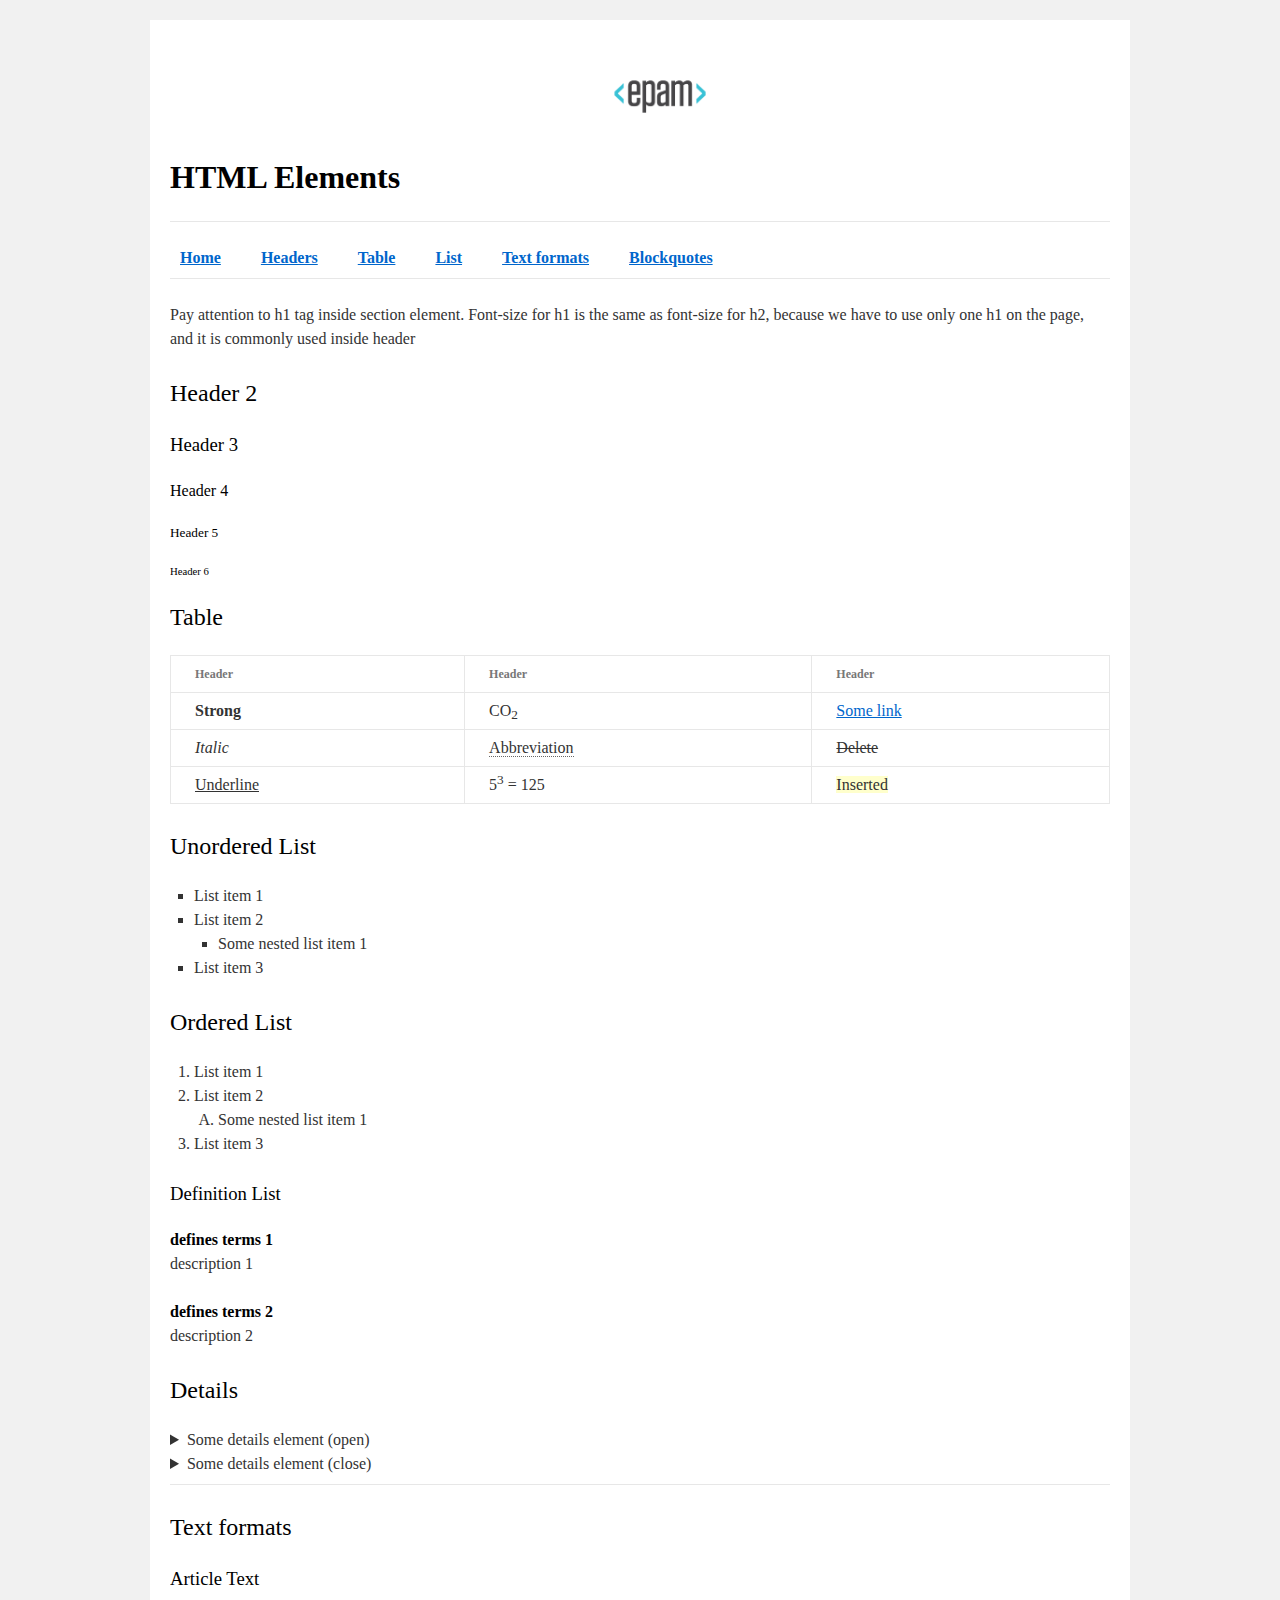
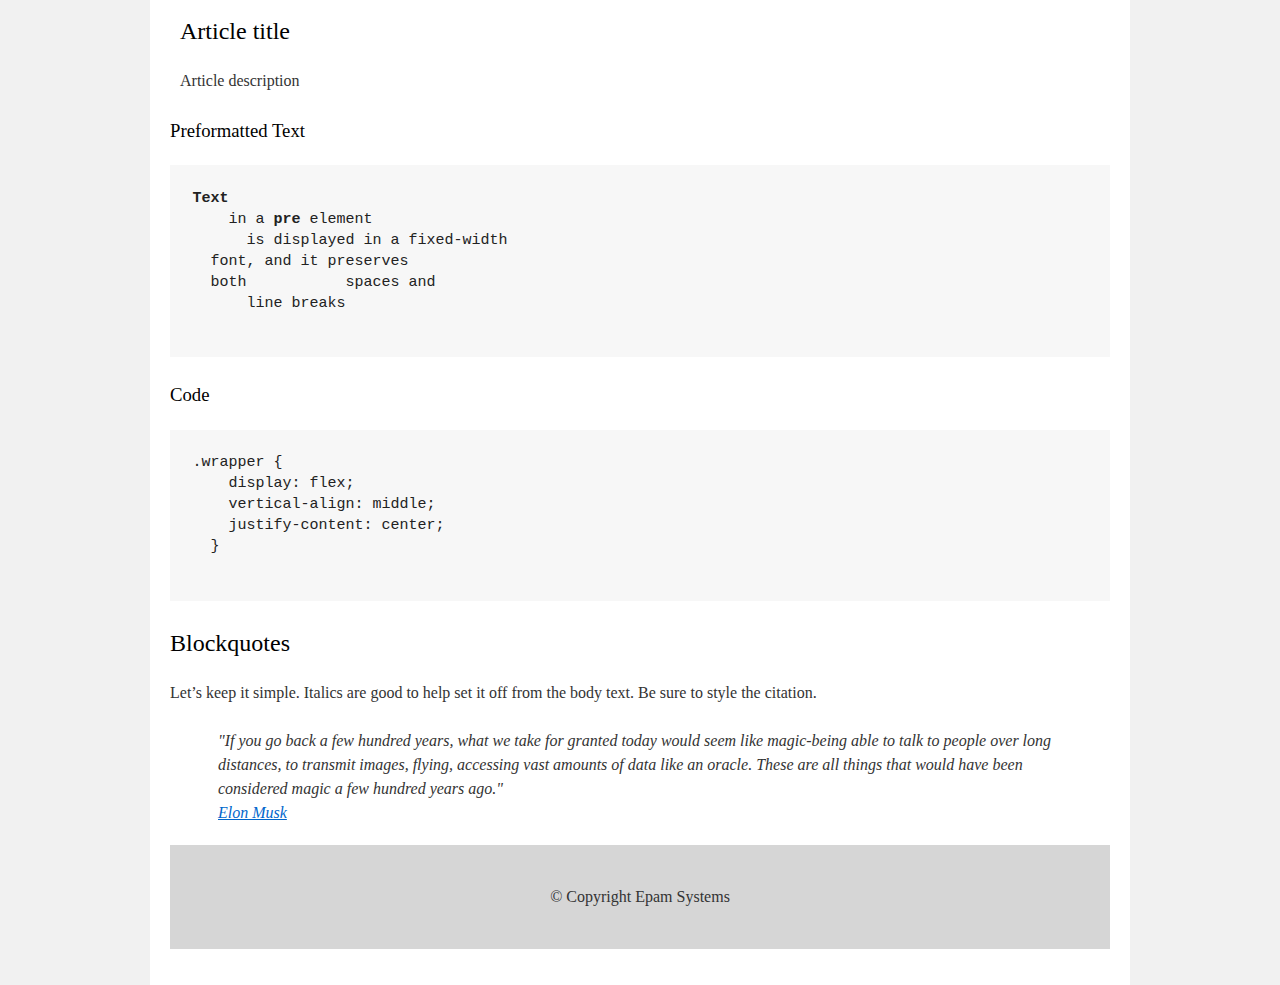
<file: FE_9_1_homework_html-basics/homework/index.html>
<!DOCTYPE html>
<html>

<head>
  <meta charset="utf-8">
  <title>HTML Basics</title>
  <link rel="stylesheet" href="style.css">
</head>

<body>
  <div id="wrapper">
    <div id="main">
      <div id="container">
        <div id="content" role="main">
          <!-- TODO: Content goes here -->

          <section id="Home">
            <header>
              <img src="logo.png" alt="EPAM Logo">
              <h1><b>HTML Elements</b></h1>
            </header>

            <hr>

            <nav>
              <a href="#Home"><b>Home</b></a>&emsp;
              <a href="#Headers"><b>Headers</b></a>&emsp;
              <a href="#Table"><b>Table</b></a>&emsp;
              <a href="#List"><b>List</b></a>&emsp;
              <a href="#Textformats"><b>Text formats</b></a>&emsp;
              <a href="#Blockquotes"><b>Blockquotes</b></a>
            </nav>

            <hr>

            <p>Pay attention to h1 tag inside section element. Font-size for h1 is the same as font-size for h2, because we have to use only one h1 on the page, and it is commonly used inside header</p>

          </section>

          <section id="Headers">

            <h2>Header 2</h2>
            <h3>Header 3</h3>
            <h4>Header 4</h4>
            <h5>Header 5</h5>
            <h6>Header 6</h6>

          </section>

          <section id="Table">

            <h2>Table</h2>
            <table>
              <thead>
                <tr>
                  <th>Header</th>
                  <th>Header</th>
                  <th>Header</th>
                </tr>
                <tr>
                  <td><b>Strong</b></td>
                  <td>CO<sub>2</sub></td>
                  <td><a href="#">Some link</a></td>
                </tr>
                <tr>
                  <td><i>Italic</i></td>
                  <td><abbr>Abbreviation</abbr></td>
                  <td><del>Delete</del></td>
                </tr>
                <tr>
                  <td><u>Underline</u></td>
                  <td>5<sup>3</sup> = 125</td>
                  <td><ins>Inserted</ins></td>
                </tr>
              </thead>
            </table>

          </section>

          <section id="List">

            <h2>Unordered List</h2>
            <ul>
              <li>List item 1</li>
              <li>List item 2</li>
              <ul>
                <li>Some nested list item 1</li>
              </ul>
              <li>List item 3</li>
            </ul>

            <h2>Ordered List</h2>

            <ol>
              <li>List item 1</li>
              <li>List item 2</li>
              <ol>
                <li>Some nested list item 1</li>
              </ol>
              <li>List item 3</li>
            </ol>

            <h3>Definition List</h3>

            <dl>
              <dt>defines terms 1</dt>
              <dd>description 1</dd>
            </dl>

            <dl>
              <dt>defines terms 2</dt>
              <dd>description 2</dd>
            </dl>

            <h2>Details</h2>

            <details>
              <summary>Some details element (open)</summary>
              <p>Here are more details about the details.</p>
            </details>

            <details>
              <summary>Some details element (close)</summary>
              <p>Here are more details about the details.</p>
            </details>

          </section>

          <hr>

          <section id="Textformats">

            <h2>Text formats</h2>

            <h3>Article Text</h3>

            <article>
              <h2>Article title</h2>
              <p>Article description</p>
            </article>

            <h3>Preformatted Text</h3>

            <pre><b>Text</b>
    in a <b>pre</b> element
      is displayed in a fixed-width
  font, and it preserves
  both           spaces and
      line breaks
            </pre>

            <h3>Code</h3>

            <pre>.wrapper {
    display: flex;
    vertical-align: middle;
    justify-content: center;
  }
            </pre>

          </section>

          <section id="Blockquotes">

            <h2>Blockquotes</h2>

            <p>Let’s keep it simple. Italics are good to help set it off from the body text. Be sure to style the citation.</p>

            <blockquote>
              "If you go back a few hundred years, what we take for granted today would seem like magic-being able to talk to people over long distances, to transmit images, flying, accessing vast amounts of data like an oracle. These are all things that would have been considered magic a few hundred years ago." 
              <br>
              <a href="#">Elon Musk</a>
            </blockquote>

          </section>

          <footer>
            © Copyright Epam Systems
          </footer>

        </div>
      </div>
    </div>
  </div>
</body>

</html>
</file>
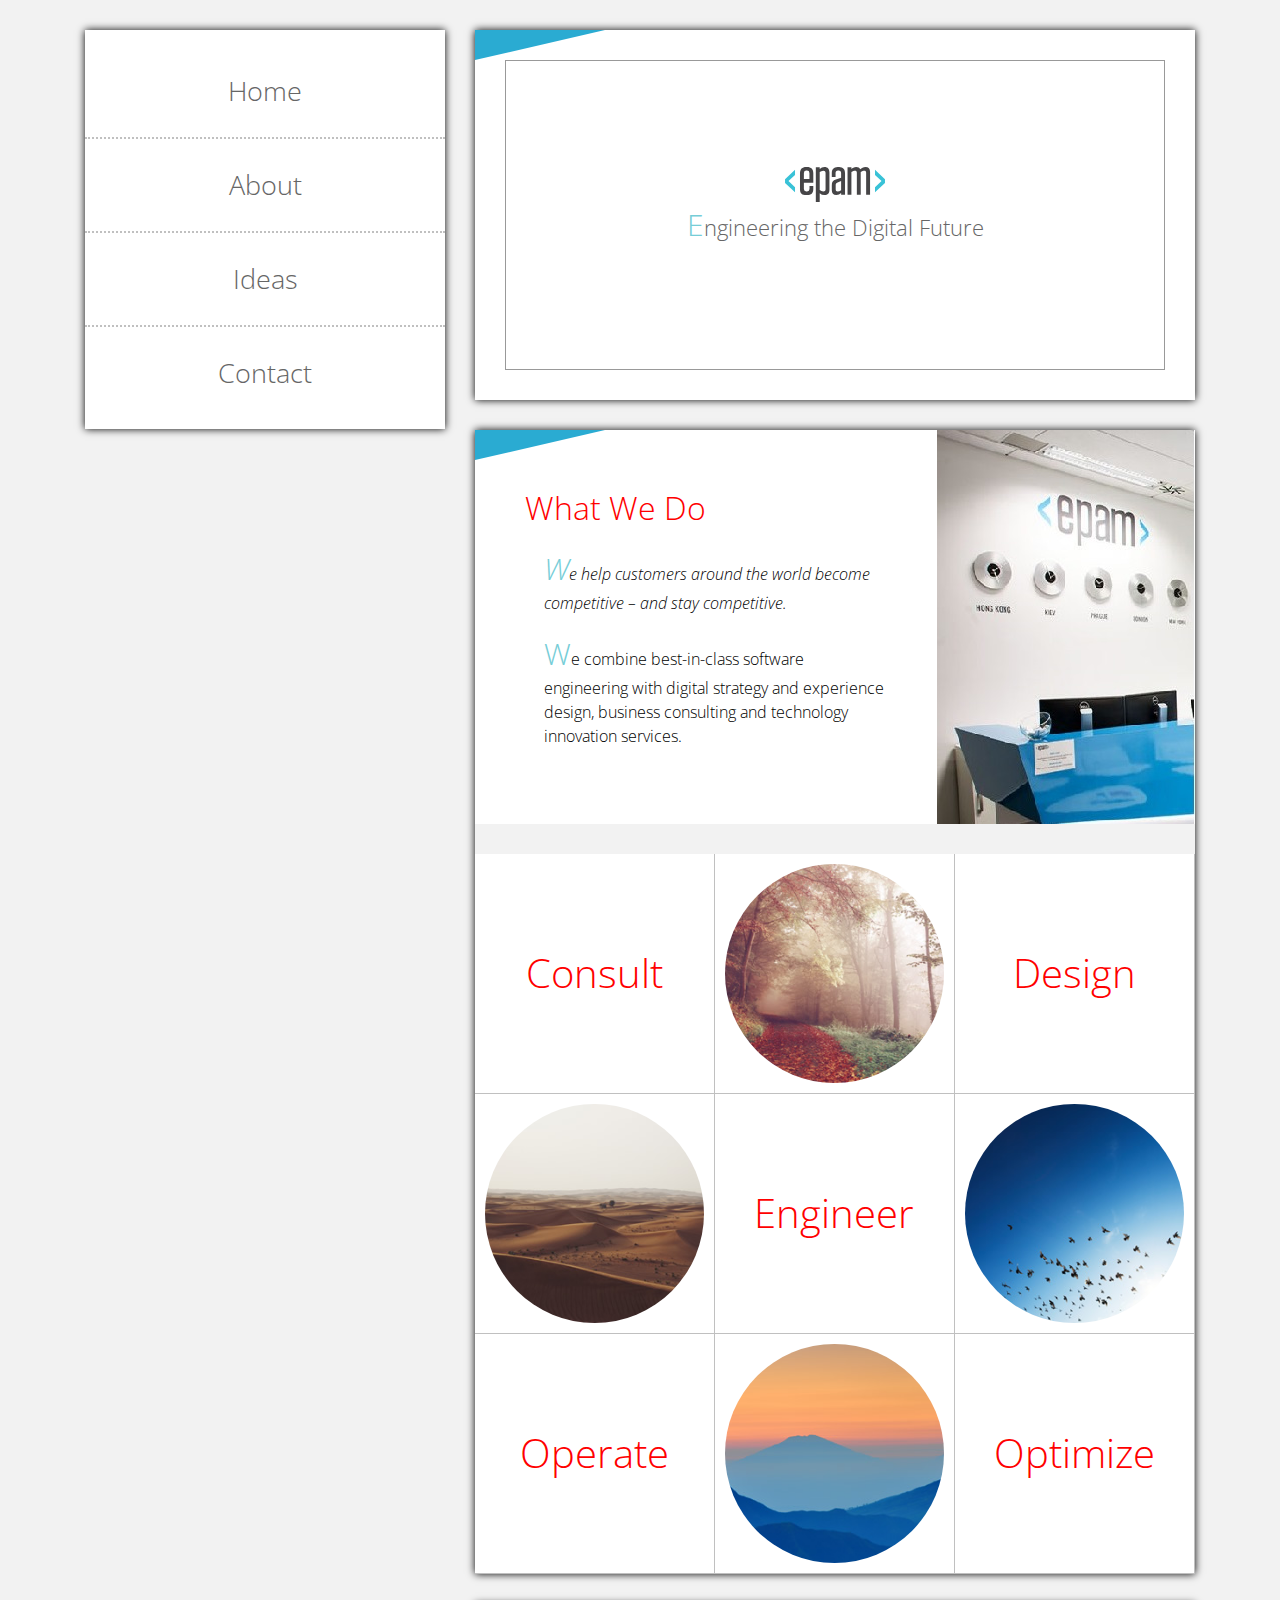
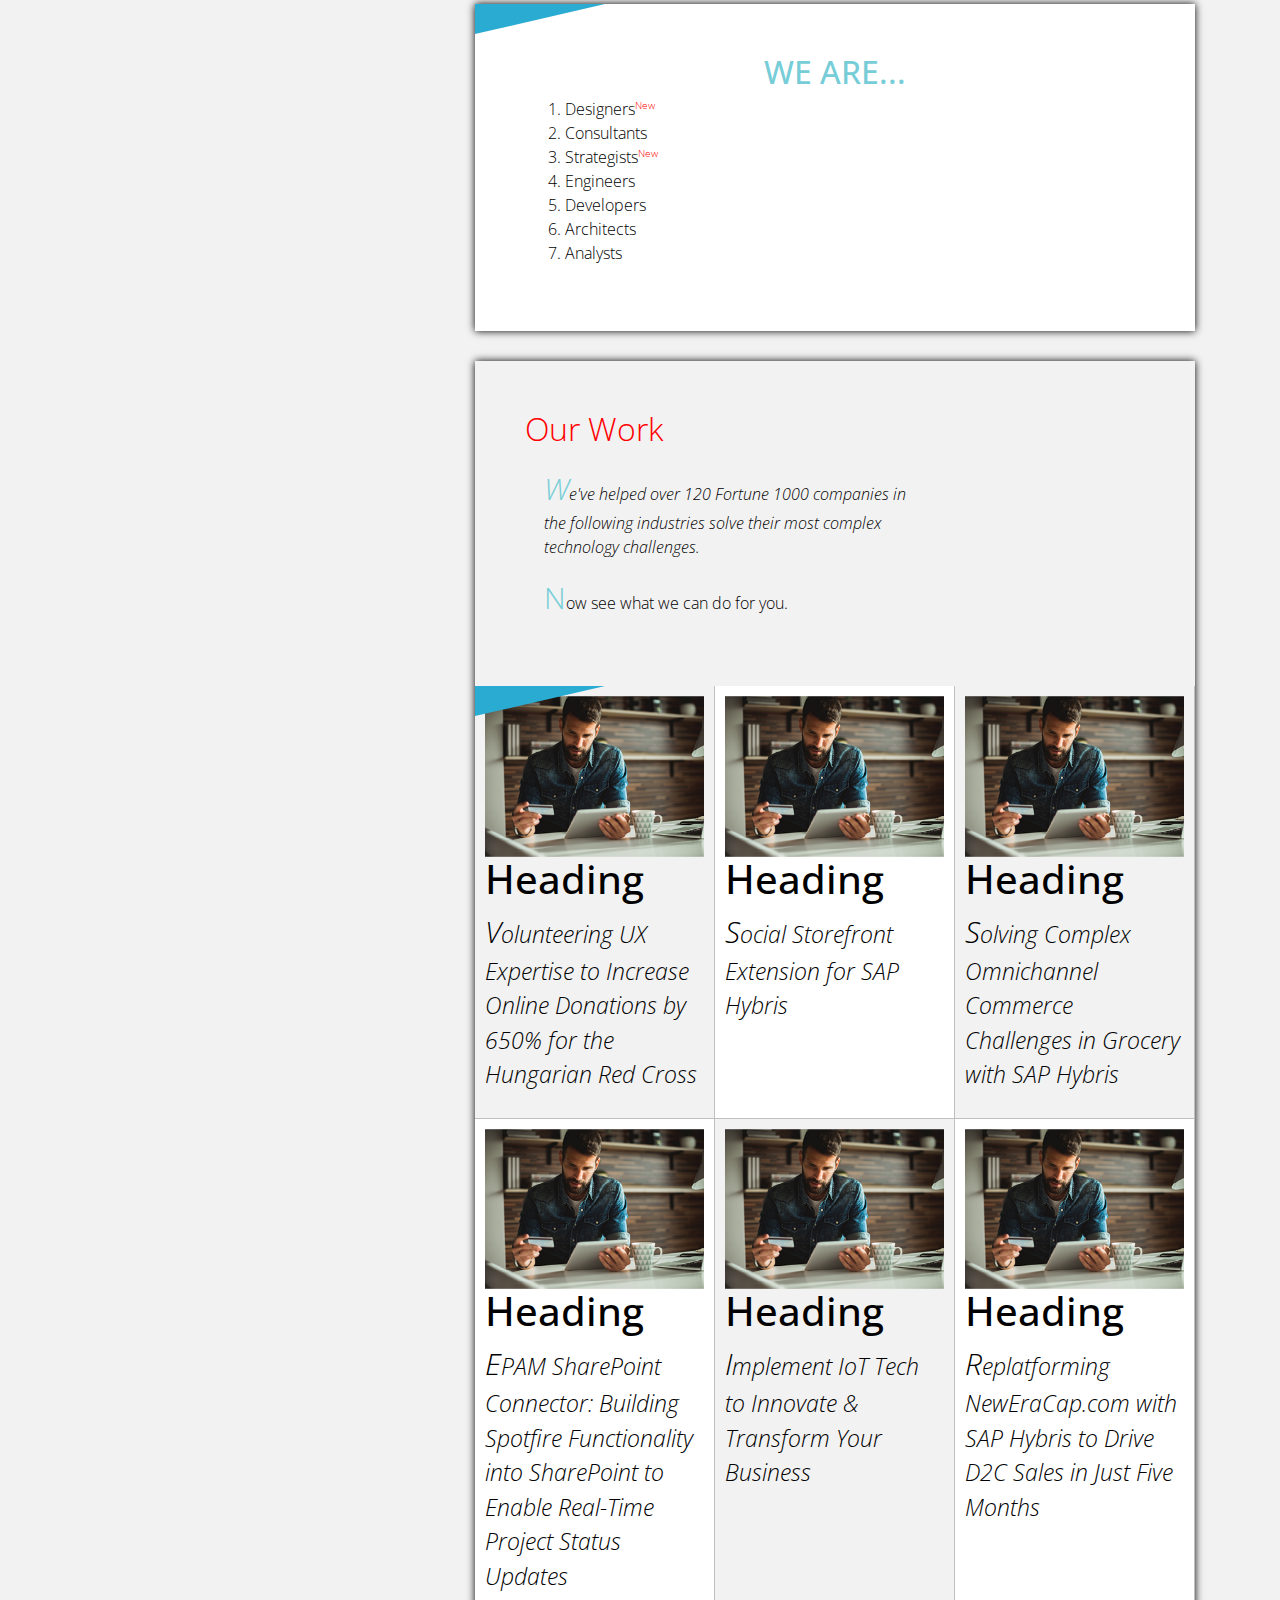
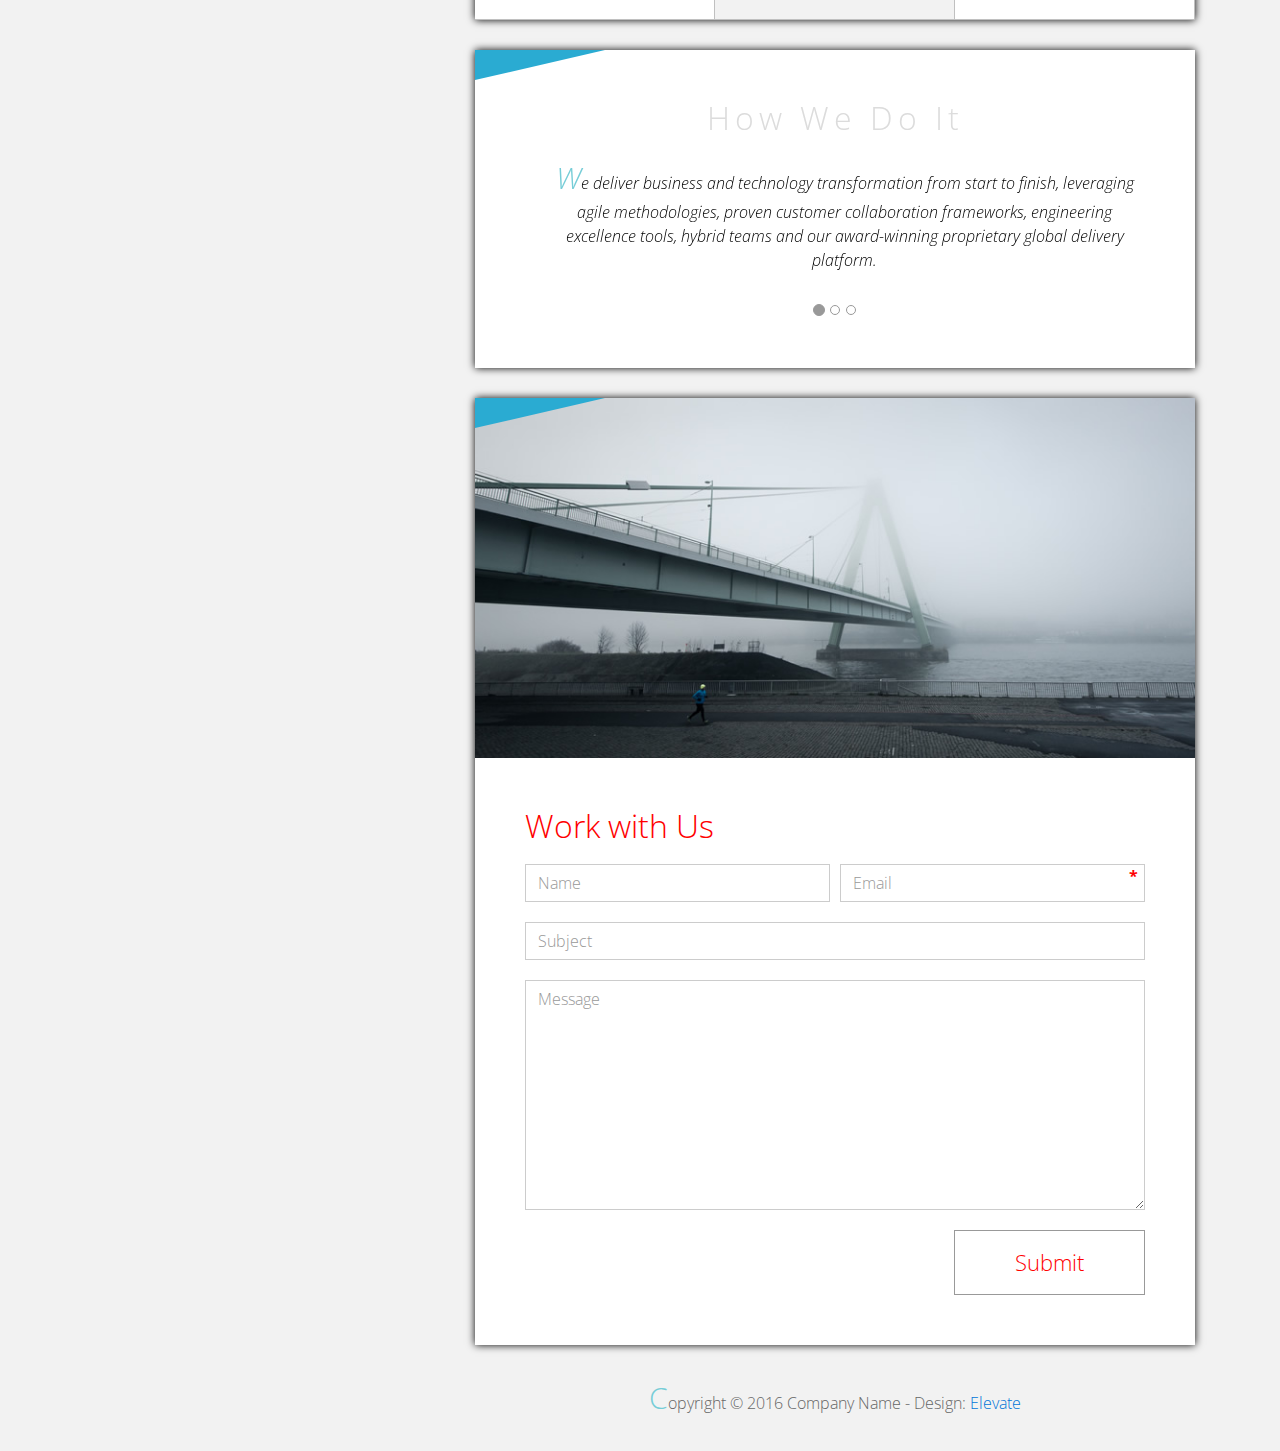
<file: FE_9_2_homework_css-basics/homework/index.html>
<!DOCTYPE html>
<html lang="en">
<head>
  <meta charset="utf-8">
  <meta http-equiv="X-UA-Compatible" content="IE=edge">
  <meta name="viewport" content="width=device-width, initial-scale=1">

  <title>CSS Basic HW</title>



  <!-- load stylesheets -->
  <link rel="stylesheet" href="http://fonts.googleapis.com/css?family=Open+Sans:300,400">
  <!-- Google web font "Open Sans" -->
  <link rel="stylesheet" href="css/bootstrap.min.css">
  <!-- Bootstrap style -->
  <link rel="stylesheet" href="css/general.css">
  <link rel="stylesheet" href="css/style.css">
  <!-- Templatemo style -->
</head>

<body>
<div class="container">

  <div class="tm-sidebar">
    <nav class="tm-main-nav">
      <ul>
        <li class="tm-nav-item"><a href="#home" class="tm-nav-item-link">Home</a></li>
        <li class="tm-nav-item"><a href="#about" class="tm-nav-item-link">About</a></li>
        <li class="tm-nav-item"><a href="#ideas" class="tm-nav-item-link">Ideas</a></li>
        <li class="tm-nav-item"><a href="#contact" class="tm-nav-item-link">Contact</a></li>
      </ul>
    </nav>
  </div>

  <div class="tm-main-content">

    <div id="home" class="tm-content-box margin-b-10">
      <div class="tm-banner">
        <div class="tm-banner-inner">
          <img src="img/EPAM_logo.svg" width="100" alt="">
          <p class="tm-banner-text">Engineering the Digital Future</p>
        </div>
      </div>
    </div>

    <section>
      <div class="tm-content-box flex-2-col">

        <div class="pad flex-item tm-team-description-container">
          <h2 class="tm-section-title">What We Do</h2>
          <p class="tm-section-description">We help customers around the world become competitive – and stay competitive.</p>
          <p class="tm-section-description"> We combine best-in-class software engineering with digital strategy and experience design, business consulting and technology innovation services.</p>
        </div>
        <div class="flex-item">
          <img src="img/image.jpg" alt="">
        </div>
        

      </div>
      <div id="about" class="tm-content-box">

        <ul class="boxes gallery-container">
          <li class="box box-bg">
            <h2 class="tm-section-title tm-section-title-box tm-box-bg-title">Consult</h2>
          </li>
          <li class="box">
            <a href="img/idea-large-01.jpg"><img src="img/idea-01.jpg" alt="Image"
                                                 class="img-fluid thumbnail"></a>
          </li>
          <li class="box box-bg">
            <h2 class="tm-section-title tm-section-title-box tm-box-bg-title">Design</h2>
          </li>
          <li class="box">
            <a href="img/idea-large-02.jpg"><img src="img/idea-02.jpg" alt="Image"
                                                 class="img-fluid thumbnail"></a>
          </li>
          <li class="box box-bg">
            <h2 class="tm-section-title tm-section-title-box tm-box-bg-title">Engineer</h2>
          </li>
          <li class="box">
            <a href="img/idea-large-03.jpg"><img src="img/idea-03.jpg" alt="Image"
                                                 class="img-fluid thumbnail"></a>
          </li>
          <li class="box box-bg">
            <h2 class="tm-section-title tm-section-title-box tm-box-bg-title">Operate</h2>
          </li>
          <li class="box">
            <a href="img/idea-large-04.jpg"><img src="img/idea-04.jpg" alt="Image"
                                                 class="img-fluid thumbnail"></a>
          </li>
          <li class="box box-bg">
            <h2 class="tm-section-title tm-section-title-box tm-box-bg-title">Optimize</h2>
          </li>
        </ul>

      </div>

    </section>

    <!-- slider -->
    <section class="heading tm-content-box">
      <div class="pad">
        <h2> WE ARE...</h2>
        <ol>
          <li><a href="index.html" class="text">Designers</a></li>
          <li><a href="index.html">Consultants</a></li>
          <li><a href="#" class="text">Strategists</a></li>
          <li><a href="#">Engineers</a></li>
          <li><a href="#">Developers</a></li>
          <li><a href="#">Architects</a></li>
          <li><a href="#">Analysts</a></li>
        </ol>
      </div>
    </section>

    <section class="blocks">
       <div class="pad flex-item tm-team-description-container">
          <h2 class="tm-section-title">Our Work</h2>
          <p class="tm-section-description">We've helped over 120 Fortune 1000 companies in the following industries solve their most complex technology challenges. </p>
          <p class="tm-section-description"> Now see what we can do for you.</p>
        </div>
      <div class="tm-content-box flex-2-col">
      </div>
      <div  class="tm-content-box">
        <ul class="boxes gallery-container">
          <li class="box">
            <img src="img/image-1.jpg" alt="Image" class="img-fluid">
            <div>
              <h2>Heading</h2>
              <p>Volunteering UX Expertise to Increase Online Donations by 650% for the Hungarian Red Cross</p>
            </div>
          </li>
          <li class="box">
            <img src="img/image-1.jpg" alt="Image" class="img-fluid">
            <div>
              <h2>Heading</h2>
              <p>Social Storefront Extension for SAP Hybris</p>
            </div>
          </li>
          <li class="box">
            <img src="img/image-1.jpg" alt="Image" class="img-fluid">
            <div>
              <h2>Heading</h2>
              <p>Solving Complex Omnichannel Commerce Challenges in Grocery with SAP Hybris</p>
            </div>
          </li>
          <li class="box">
            <img src="img/image-1.jpg" alt="Image" class="img-fluid">
            <div>
              <h2>Heading</h2>
              <p>EPAM SharePoint Connector: Building Spotfire Functionality into SharePoint to Enable Real-Time Project Status Updates</p>
            </div>
          </li>
          <li class="box">
            <img src="img/image-1.jpg" alt="Image" class="img-fluid">
            <div>
              <h2>Heading</h2>
              <p>Implement IoT Tech to Innovate &amp; Transform Your Business</p>
            </div>
          </li>
          <li class="box">
            <img src="img/image-1.jpg" alt="Image" class="img-fluid">
            <div>
              <h2>Heading</h2>
              <p>Replatforming NewEraCap.com with SAP Hybris to Drive D2C Sales in Just Five Months</p>
            </div>
          </li>
        </ul>

      </div>
    </section>

    <section id="ideas">
      <div id="tmCarousel" class="carousel slide tm-content-box" data-ride="carousel">

        <ol class="carousel-indicators">
          <li data-target="#tmCarousel" data-slide-to="0" class="active"></li>
          <li data-target="#tmCarousel" data-slide-to="1" class=""></li>
          <li data-target="#tmCarousel" data-slide-to="2" class=""></li>
        </ol>

        <div class="carousel-inner" role="listbox">

          <div class="carousel-item active">
            <div class="carousel-content">
              <div class="flex-item">
                <h2 class="tm-section-title">How We Do It</h2>
                <p class="tm-section-description carousel-description">We deliver business and technology transformation from start to finish, leveraging agile methodologies, proven customer collaboration frameworks, engineering excellence tools, hybrid teams and our award-winning proprietary global delivery platform.</p>
              </div>
            </div>
          </div>

          <div class="carousel-item">
            <div class="carousel-content">
              <div class="flex-item">
                <h2 class="tm-section-title">Our Clients</h2>
                <p class="tm-section-description carousel-description">Lorem ipsum dolor sit amet,
                  consectetur adipiscing elit. Quisque vel nisi pharetra nibh varius pharetra ac
                  sagittis nisi. Etiam pharetra vestibulum hendrerit. Pellentesque interdum metus
                  sed massa rutrum.</p>
              </div>
            </div>
          </div>

          <div class="carousel-item">
            <div class="carousel-content">
              <div class="flex-item">
                <h2 class="tm-section-title">Our Projects</h2>
                <p class="tm-section-description carousel-description">Donec ex libero, fringilla
                  vitae purus sit amet, rhoncus pharetra lorem. Pellentesque id sem id lacus
                  ultricies vehicula. Aliquam rutrum mi non. Pellentesque interdum metus sed massa
                  rutrum.</p>
              </div>
            </div>
          </div>

        </div>

      </div>
    </section>

    <section class="tm-content-box">
      <img src="img/contact.jpg" alt="Contact image" class="img-fluid">

      <div id="contact" class="pad">
        <h2 class="tm-section-title">Work with Us</h2>
        <form action="#contact" method="get" class="contact-form">

          <div class="form-group col-xs-12 col-sm-12 col-md-6 col-lg-6 form-group-2-col-left">
            <input type="text" id="contact_name" name="contact_name" class="form-control"
                   placeholder="Name" required/>
          </div>
          <div class="form-group col-xs-12 col-sm-12 col-md-6 col-lg-6 form-group-2-col-right mandatory-field">
            <input type="email" id="contact_email" name="contact_email" class="form-control"
                   placeholder="Email" required/>
          </div>
          <div class="form-group">
            <input type="text" id="contact_subject" name="contact_subject" class="form-control"
                   placeholder="Subject" required/>
          </div>
          <div class="form-group">
            <textarea id="contact_message" name="contact_message" class="form-control" rows="9"
                      placeholder="Message" required></textarea>
          </div>

          <button type="submit" class="btn btn-primary submit-btn">Submit</button>

        </form>
      </div>
    </section>

    <footer class="tm-footer">
      <p class="text-xs-center">Copyright &copy; 2016 Company Name

        - Design: <a rel="nofollow" href="http://www.templatemo.com/tm-481-elevate"
                     target="_parent">Elevate</a></p>
    </footer>

  </div>

</div>

</body>
</html>
</file>
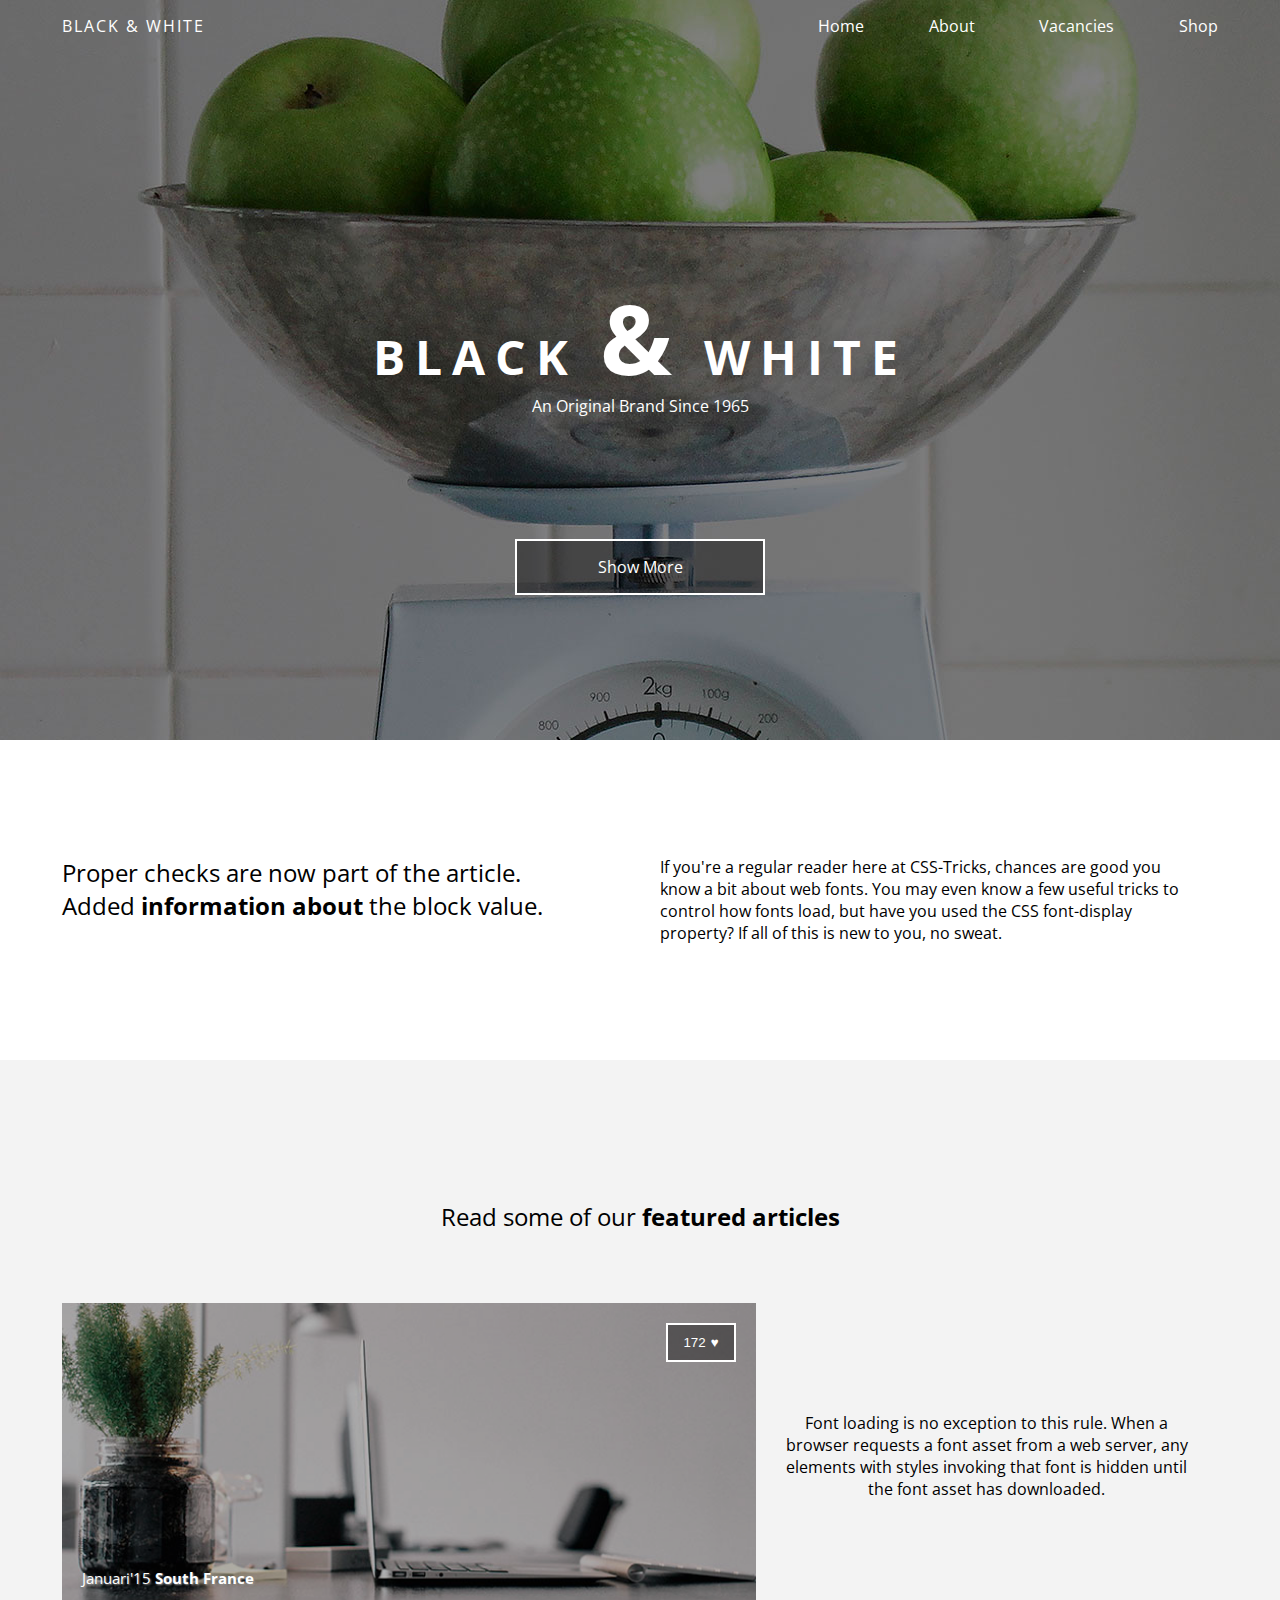
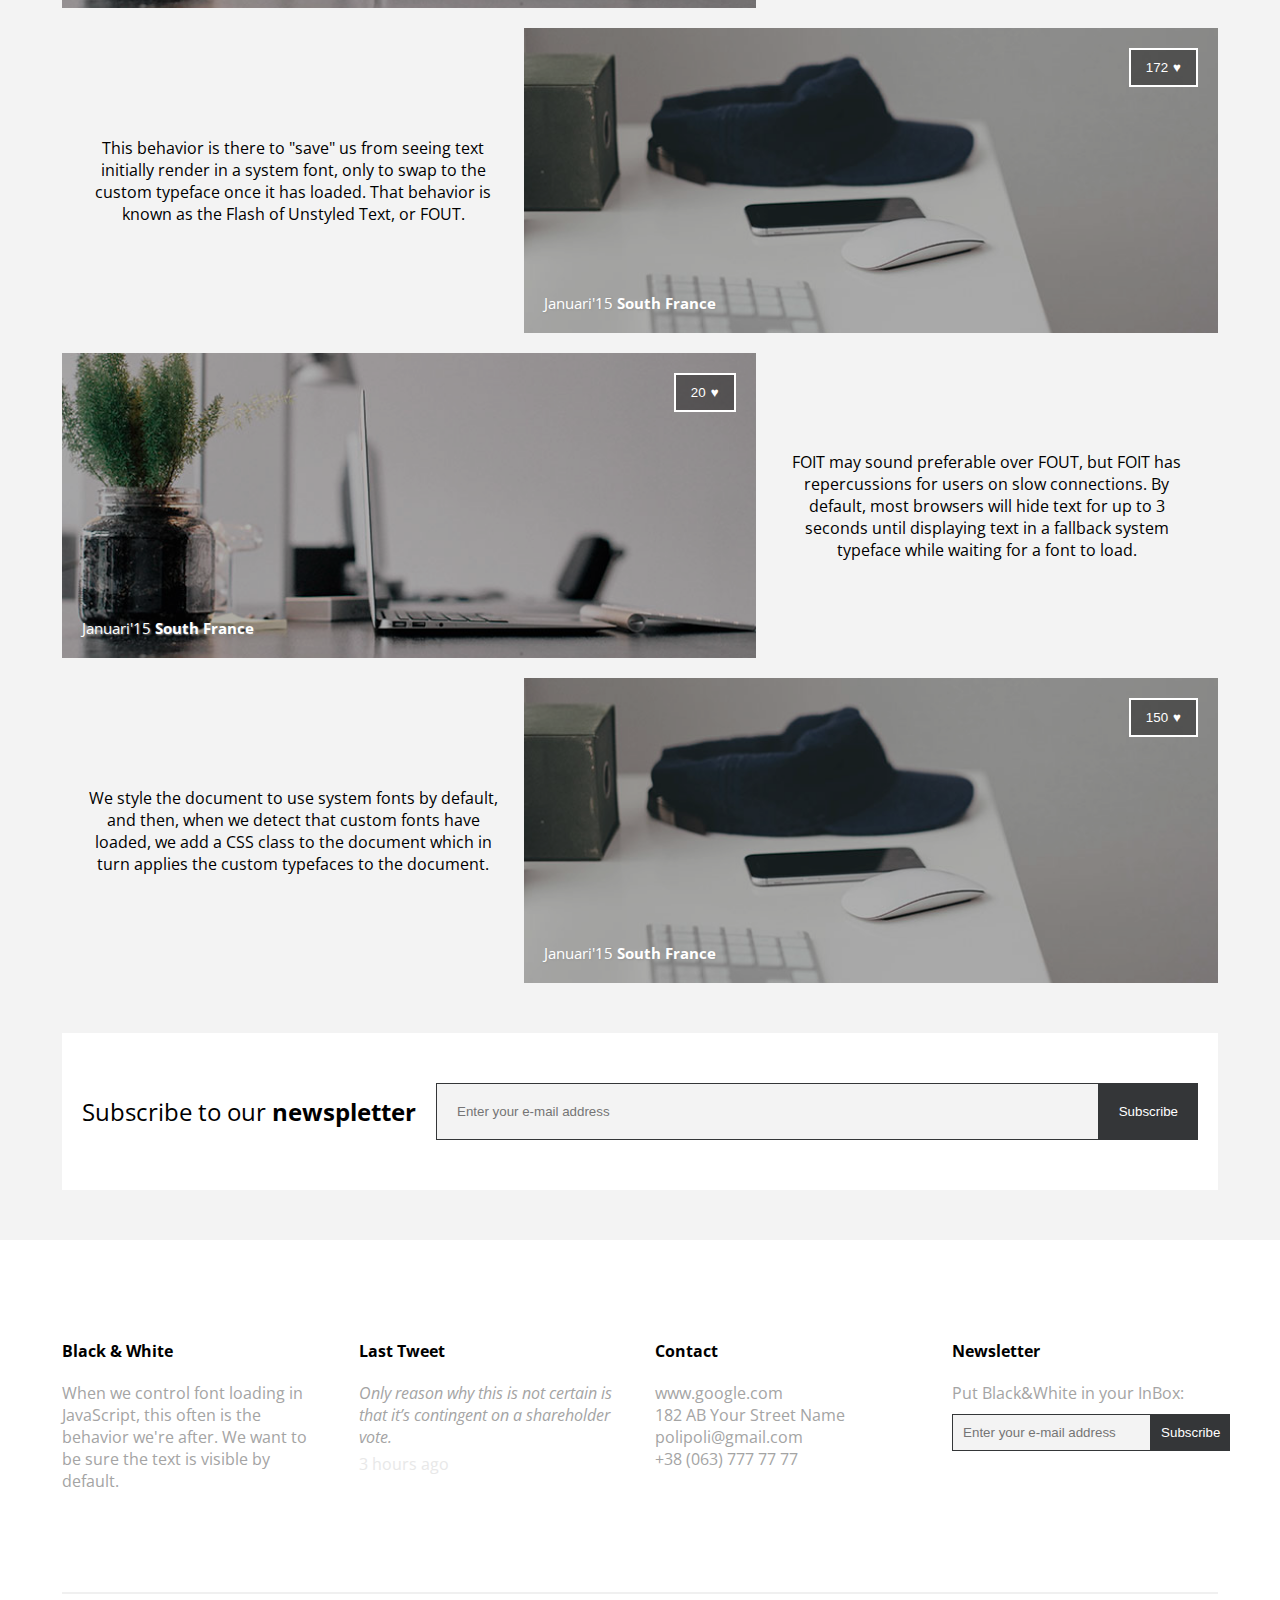
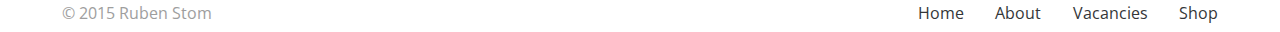
<file: FE_9_4_homework_css-layouts/homework/index.html>
<!DOCTYPE html>
<html lang="en">
<head>
    <meta charset="UTF-8">
    <meta name="viewport" content="width=device-width, initial-scale=1.0">
    <meta http-equiv="X-UA-Compatible" content="ie=edge">
    <title>4 homework</title>
    <link href="css/main.css" rel="stylesheet">
    <link href="https://fonts.googleapis.com/css?family=Open+Sans" rel="stylesheet preload">
</head>
<body>
<header class="header">
    <div class="wrapper">
        <div class="navigation">
            <a href="/" class="logo">BLACK & WHITE</a>
            <nav>
                <ul class="navigation__links">
                    <li><a href="/" class="link-navigation__item">Home</a></li>
                    <li><a href="/about" class="link-navigation__item">About</a></li>
                    <li><a href="/vacancies" class="link-navigation__item">Vacancies</a></li>
                    <li><a href="/shop" class="link-navigation__item">Shop</a></li>
                </ul>
            </nav>
        </div>
        <div class="brand">
            <h1 class="brand__header">BLACK <span class="brand__since--amp">&</span> WHITE</h1>
            <p class="brand__since">An Original Brand Since 1965</p>
        </div>
        <a href="#" class="show-btn">Show More</a>
    </div>
</header>
<main>
    <section class="about">
        <div class="wrapper">
            <div class="about-section__content">
                <h2 class="about-section__header">Proper checks are now part of the article. Added&nbsp;<strong>information about</strong> the block value.</h2>
                <p class="about-section__text">If you're a regular reader here at CSS-Tricks, chances are good you know a bit about web fonts.
                    You may even know a few useful tricks to control how fonts load, but have you used the CSS font-display property?
                    If all of this is new to you, no sweat.
                </p>
            </div>
        </div>
    </section>
    <section class="featured">
        <div class="wrapper">
            <h2 class="featured-articles__header">Read some of our <strong>featured articles</strong></h2>
            <article class="featured-article">
                <div class="featured-article__image-wrapper">
                    <a href="#"  title="Read more!">
                        <img src="img/sample.jpg" alt="Alt text here">
                        <h2 class="featured-article__header">Januari'15 <strong>South France</strong></h2>
                    </a>
                    <button class="featured-article__like" title="Like!">172</button>
                </div>
                <p class="featured-article__intro">Font loading is no exception to this rule.
                    When a browser requests a font asset from a web server, any elements with styles invoking that font
                    is hidden until the font asset has downloaded.</p>
            </article>
            <article class="featured-article">
                <div class="featured-article__image-wrapper">
                    <a href="#"  title="Read more!">
                        <img src="img/sample3.jpg" alt="Alt text here">
                        <h2 class="featured-article__header">Januari'15 <strong>South France</strong></h2>
                    </a>
                    <button class="featured-article__like" title="Like!">172</button>
                </div>
                <p class="featured-article__intro">This behavior is there to "save" us from seeing text initially render
                    in a system font, only to swap to the custom typeface once it has loaded. That behavior is known as
                    the Flash of Unstyled Text, or FOUT.</p>
            </article>
            <article class="featured-article">
                <div class="featured-article__image-wrapper">
                    <a href="#"  title="Read more!">
                        <img src="img/sample.jpg" alt="Alt text here">
                        <h2 class="featured-article__header">Januari'15 <strong>South France</strong></h2>
                    </a>
                    <button class="featured-article__like" title="Like!">20</button>
                </div>
                <p class="featured-article__intro">FOIT may sound preferable over FOUT, but FOIT has repercussions for
                    users on slow connections. By default, most browsers will hide text for up to 3 seconds until
                    displaying text in a fallback system typeface while waiting for a font to load.</p>
            </article>
            <article class="featured-article">
                <div class="featured-article__image-wrapper">
                    <a href="#"  title="Read more!">
                        <img src="img/sample3.jpg" alt="Alt text here">
                        <h2 class="featured-article__header">Januari'15 <strong>South France</strong></h2>
                    </a>
                    <button class="featured-article__like" title="Like!">150</button>
                </div>
                <p class="featured-article__intro">We style the document to use system fonts by default, and then,
                    when we detect that custom fonts have loaded, we add a CSS class to the document which in turn
                    applies the custom typefaces to the document.</p>
            </article>
            <section class="newsletter-subscription">
                <h2 class="newsletter-subscription__header">Subscribe to our <strong>newspletter</strong></h2>
                <form action="/subscribtion" method="post" class="newsletter-subscription__form">
                    <input type="email" name="email" class="newsletter-subscription__email" placeholder="Enter your e-mail address" required>
                    <input type="submit" class="newsletter-subscription__btn" value="Subscribe">
                </form>
            </section>
        </div>
    </section>
</main>
<footer>
    <div class="wrapper">
        <section class="footer-info">
            <div class="footer__about">
                <h4 class="footer-info__header">Black & White</h4>
                <p class="footer__text">When we control font loading in JavaScript, this often is the behavior we're after.
                    We want to be sure the text is visible by default.</p>
            </div>
            <div class="footer__last-tweet">
                <h4 class="footer-info__header">Last Tweet</h4>
                <blockquote class="footer__last-tweet-text">Only reason why this is not certain is that it’s contingent
                    on a shareholder vote.</blockquote>
                <p class="footer__last-tweet-time">3 hours ago</p>
            </div>
            <div class="footer__contact">
                <h4 class="footer-info__header">Contact</h4>
                <p class="footer__text"><a href="https://www.google.co.in/">www.google.com</a></p>
                <p class="footer__text"><a href="https://www.google.com/maps/">182 AB Your Street Name</a></p>
                <p class="footer__text"><a href="gmail.com">polipoli@gmail.com</a></p>
                <p class="footer__text"><a href="tel:+380637777777">+38 (063) 777 77 77</a></p>
            </div>
            <div class="footer__newsletter">
                <h4 class="footer-info__header">Newsletter</h4>
                <p class="footer__text">Put Black&White in your InBox:</p>
                <form action="/subscribtion" method="post" class="newsletter-subscription__form--footer">
                    <input type="email" name="email" class="newsletter-subscription__email--footer" placeholder="Enter your e-mail address" required>
                    <input type="submit" class="newsletter-subscription__btn--footer" value="Subscribe">
                </form>
            </div>
        </section>
        <div class="footer__bottom">
            <p class="footer__copyright">&copy; 2015 Ruben Stom</p>
            <ul class="footer__navigation">
                <li><a href="/" class="footer__navigation__item">Home</a></li>
                <li><a href="/about" class="footer__navigation__item">About</a></li>
                <li><a href="/vacancies" class="footer__navigation__item">Vacancies</a></li>
                <li><a href="/shop" class="footer__navigation__item">Shop</a></li>
            </ul>
        </div>
    </div>
</footer>
</body>
</html>
</file>
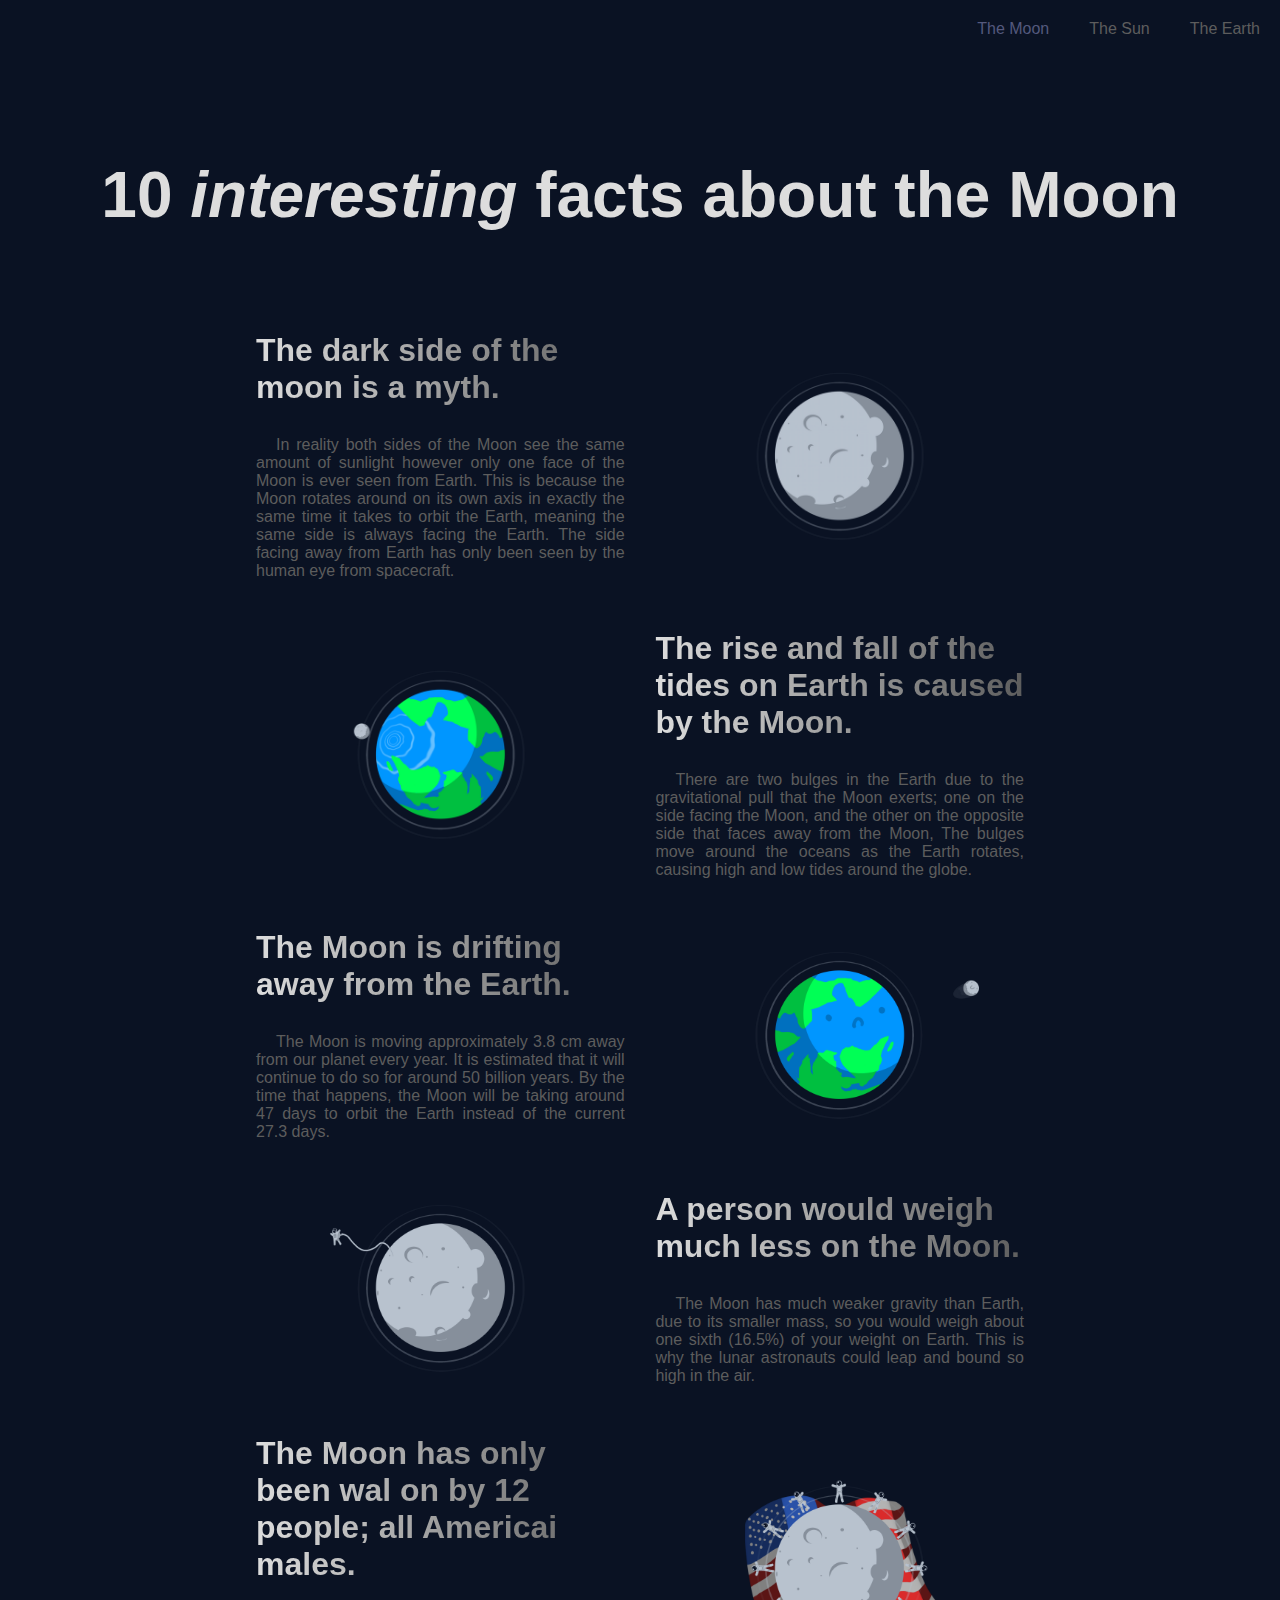
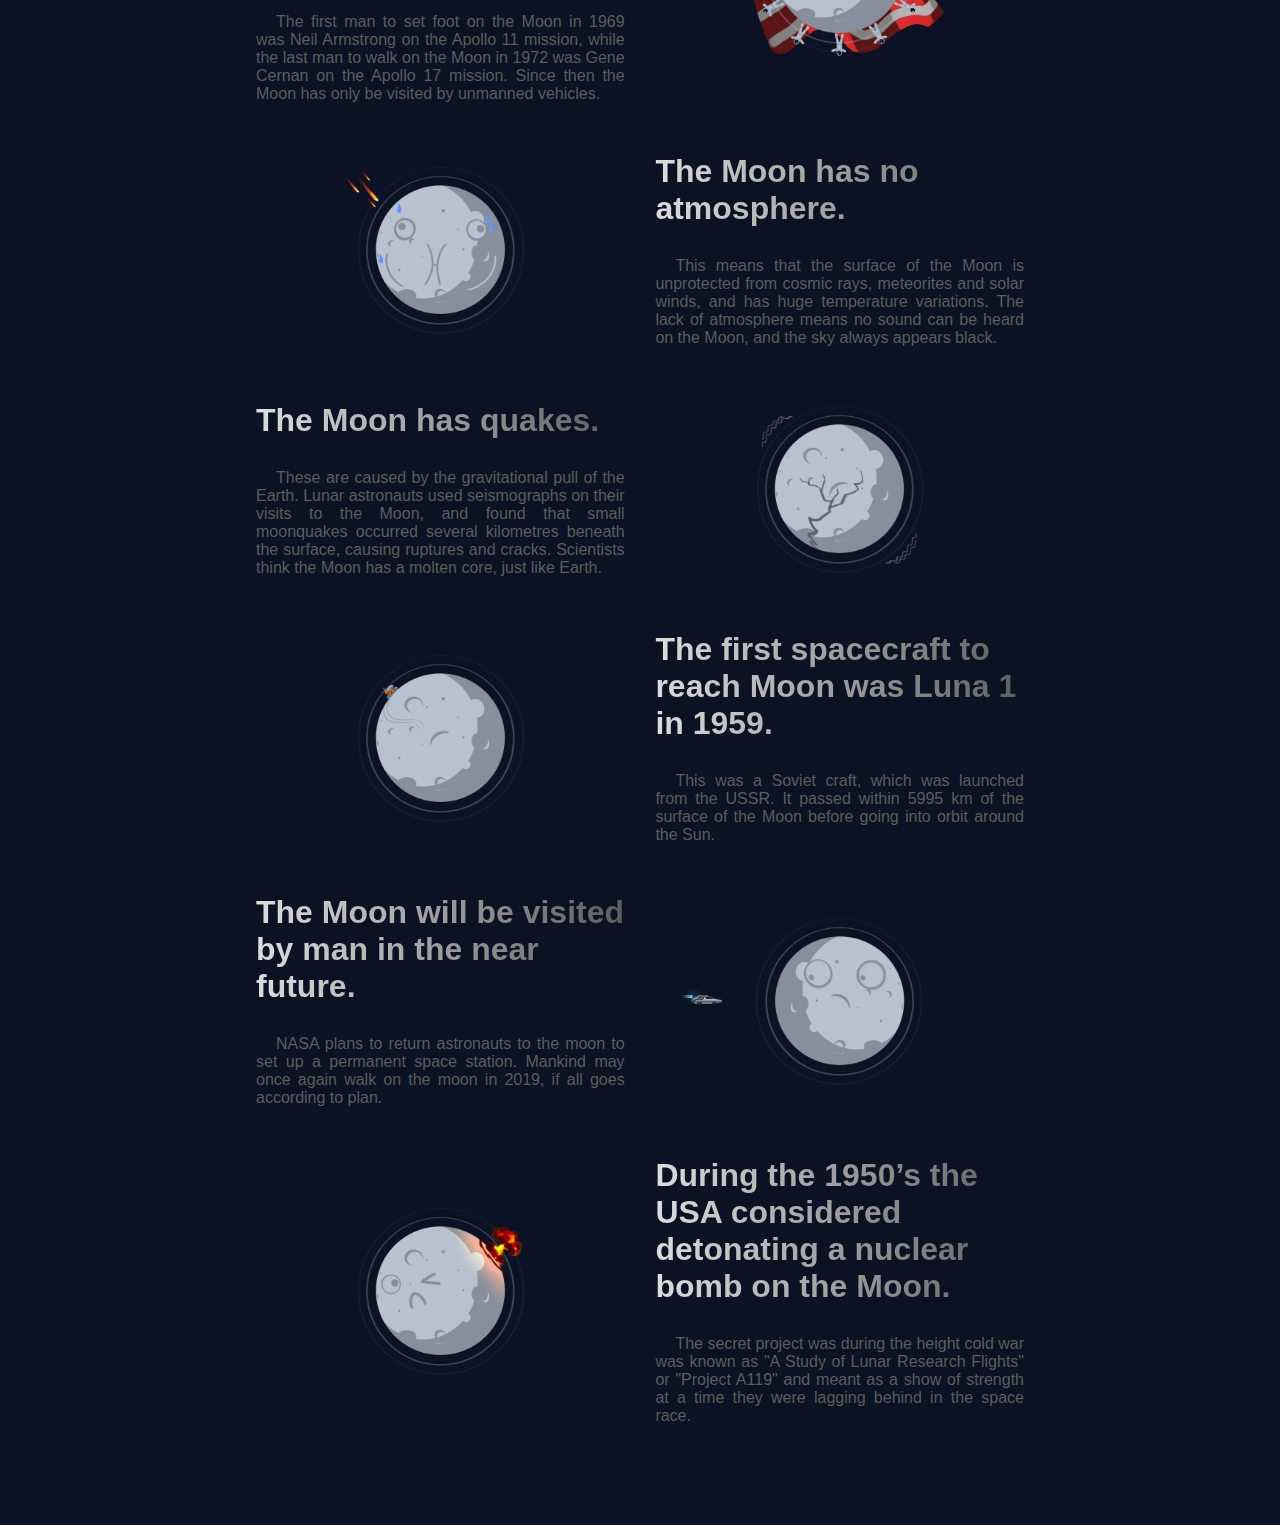
<file: FE_9_5_homework_responsive/homework/src/index.html>
<!DOCTYPE html>
<html lang="en">
<head>
  <meta charset="UTF-8">
  <meta name="viewport" content="width=device-width, initial-scale=1.0">
  <meta http-equiv="X-UA-Compatible" content="ie=edge">
  <link rel="stylesheet" href="styles.css">
  <title>Responsive</title>
</head>
<body>
  <!DOCTYPE html>
<html lang="en">
<head>
  <meta charset="UTF-8">
  <meta name="viewport" content="width=device-width, initial-scale=1.0">
  <meta http-equiv="X-UA-Compatible" content="ie=edge">
  <link rel="stylesheet" href="styles.css">
  <title>Responsive</title>
</head>
<body>
  <header id="page-top">
    <nav>
      <ul class="nav-list">
        <li class="nav-item"><a href="#moon" class="nav-link active" tabindex="1">The Moon</a></li>
        <li class="nav-item"><a href="#sun" class="nav-link" tabindex="2">The Sun</a></li>
        <li class="nav-item"><a href="#earth" class="nav-link" tabindex="3">The Earth</a></li>
      </ul>
    </nav>
  </header>
  <main>
    <div class="wrapper">
        <h1 class="main-header">10 <em>interesting</em> facts about the Moon</h1>
        <div class="content">
          <article class="fact">
            <img src="../assets/dark-side.png" class="thumbnail" 
              alt="The dark side of the moon is a myth.">
            <div class="fact-text">
              <h2 class="thumbnail-title">The dark side of the moon is a myth.</h2>
              <p class="thumbnail-description">
                In reality both sides of the Moon see the same amount of sunlight however only one face of the Moon 
                is ever seen from Earth. This is because the Moon rotates around on its own axis in exactly the 
                same time it takes to orbit the Earth, meaning the same side is always facing the Earth. 
                The side facing away from Earth has only been seen by the human eye from spacecraft.
              </p>
            </div>
          </article>
          <article class="fact">
            <img src="../assets/earth-tides.png" class="thumbnail" 
              alt="The rise and fall of the tides on Earth is caused by the Moon.">
            <div class="fact-text">
              <h2 class="thumbnail-title">The rise and fall of the tides on Earth is caused by the Moon.</h2>
              <p class="thumbnail-description">
                There are two bulges in the Earth due to the gravitational pull that the Moon exerts; one on the 
                side facing the Moon, and the other on the opposite side that faces away from the Moon, 
                The bulges move around the oceans as the Earth rotates, causing high and low tides around the globe.
              </p>
            </div>
          </article>
          <article class="fact">
            <img src="../assets/drifting-moon.png" class="thumbnail" 
              alt="The Moon is drifting away from the Earth.">
            <div class="fact-text">
              <h2 class="thumbnail-title">The Moon is drifting away from the Earth.</h2>
              <p class="thumbnail-description">
                The Moon is moving approximately 3.8 cm away from our planet every year. It is estimated that it will 
                continue to do so for around 50 billion years. By the time that happens, the Moon will be taking 
                around 47 days to orbit the Earth instead of the current 27.3 days.
              </p>
            </div>
          </article>
          <article class="fact">
            <img src="../assets/less-weight-on-the-moon.png" class="thumbnail" 
              alt="A person would weigh much less on the Moon.">
            <div class="fact-text">
              <h2 class="thumbnail-title">A person would weigh much less on the Moon.</h2>
              <p class="thumbnail-description">
                The Moon has much weaker gravity than Earth, due to its smaller mass, so you would weigh about one sixth 
                (16.5%) of your weight on Earth. This is why the lunar astronauts could leap and bound so high in the air.
              </p>
            </div>
          </article>
          <article class="fact">
            <img src="../assets/12-americans.png" class="thumbnail" 
              alt="The Moon has only been wal on by 12 people; all Americai males.">
            <div class="fact-text">
              <h2 class="thumbnail-title">The Moon has only been wal on by 12 people; all Americai males.</h2>
              <p class="thumbnail-description">
                The first man to set foot on the Moon in 1969 was Neil Armstrong on the Apollo 11 mission, while the last 
                man to walk on the Moon in 1972 was Gene Cernan on the Apollo 17 mission. Since then the Moon has only be 
                visited by unmanned vehicles.
              </p>
            </div>
          </article>
          <article class="fact">
            <img src="../assets/no-atmosphere.png" class="thumbnail" 
              alt="The Moon has no atmosphere.">
            <div class="fact-text">
              <h2 class="thumbnail-title">The Moon has no atmosphere.</h2>
              <p class="thumbnail-description">
                This means that the surface of the Moon is unprotected from cosmic rays, meteorites and solar winds, and has 
                huge temperature variations. The lack of atmosphere means no sound can be heard on the Moon, and the sky 
                always appears black.
              </p>
            </div>
          </article>
          <article class="fact">
            <img src="../assets/moon-quakes.png" class="thumbnail" 
              alt="The Moon has quakes.">
            <div class="fact-text">
              <h2 class="thumbnail-title">The Moon has quakes.</h2>
              <p class="thumbnail-description">
                These are caused by the gravitational pull of the Earth. Lunar astronauts used seismographs on their visits 
                to the Moon, and found that small moonquakes occurred several kilometres beneath the surface, causing ruptures 
                and cracks. Scientists think the Moon has a molten core, just like Earth.
              </p>
            </div>
          </article>
          <article class="fact">
            <img src="../assets/spacecraft.png" class="thumbnail" 
              alt="The first spacecraft to reach Moon was Luna 1 in 1959.">
            <div class="fact-text">
              <h2 class="thumbnail-title">The first spacecraft to reach Moon was Luna 1 in 1959.</h2>
              <p class="thumbnail-description">
                This was a Soviet craft, which was launched from the USSR. It passed within 5995 km of the surface of the Moon 
                before going into orbit around the Sun.
              </p>
            </div>
          </article>
          <article class="fact">
            <img src="../assets/moon-station.png" class="thumbnail" 
              alt="The Moon will be visited by man in the near future.">
            <div class="fact-text">
              <h2 class="thumbnail-title">The Moon will be visited by man in the near future.</h2>
              <p class="thumbnail-description">
                NASA plans to return astronauts to the moon to set up a permanent space station. Mankind may once again walk on 
                the moon in 2019, if all goes according to plan.
              </p>
            </div>
          </article>
          <article class="fact">                
            <img src="../assets/nuclear-bomb.png" class="thumbnail" 
              alt="During the 1950’s the USA considered detonating a nuclear bomb on the Moon.">
            <div class="fact-text">
              <h2 class="thumbnail-title">During the 1950’s the USA considered detonating a nuclear bomb on the Moon.</h2>
              <p class="thumbnail-description">
                The secret project was during the height cold war was known as "A Study of Lunar Research Flights" or "Project 
                A119" and meant as a show of strength at a time they were lagging behind in the space race.
              </p>
            </div>
          </article>
        </div>        
    </div>
  </main>
  <a href="#page-top" class="scroll-up" tabindex="4">Up</a>  
</body>
</html>
</body>
</html>
</file>
<file: FE_9_1_homework_html-basics/homework/style.css>
html, body, div, span, applet, object, iframe,
h1, h2, h3, h4, h5, h6, p, blockquote, pre,
a, abbr, acronym, address, big, cite, code,
del, dfn, em, font, img, ins, kbd, q, s, samp,
small, strike, strong, sub, sup, tt, var,
b, u, i, center,
dl, dt, dd, ol, ul, li,
fieldset, form, label, legend,
table, caption, tbody, tfoot, thead, tr, th, td{background:transparent;border:0;margin:0;padding:0;vertical-align:baseline;}body{line-height:1;}h1, h2, h3, h4, h5, h6{clear:both;font-weight:normal;}ol, ul{list-style:none;}blockquote{quotes:none;}blockquote:before, blockquote:after{content:'';content:none;}del{text-decoration:line-through;}table{border-collapse:collapse;border-spacing:0;}a img{border:none;}#container{float:left;margin:0 -240px 0 0;width:100%;}#primary,
#secondary{float:right;overflow:hidden;width:220px;}#secondary{clear:right;}#footer{clear:both;width:100%;}.one-column #content{margin:0 auto;width:640px;}.single-attachment #content{margin:0 auto;width:900px;}body,
input,
textarea,
.page-title span,
.pingback a.url{font-family:Georgia, "Bitstream Charter", serif;}h3#comments-title,
h3#reply-title,
#access .menu,
#access div.menu ul,
#cancel-comment-reply-link,
.form-allowed-tags,
#site-info,
#site-title,
#wp-calendar,
.comment-meta,
.comment-body tr th,
.comment-body thead th,
.entry-content label,
.entry-content tr th,
.entry-content thead th,
.entry-meta,
.entry-title,
.entry-utility,
#respond label,
.navigation,
.page-title,
.pingback p,
.reply,
.widget-title,
.wp-caption-text{font-family:"Helvetica Neue", Arial, Helvetica, "Nimbus Sans L", sans-serif;}input[type="submit"]{font-family:"Helvetica Neue", Arial, Helvetica, "Nimbus Sans L", sans-serif;}pre{font-family:"Courier 10 Pitch", Courier, monospace;}code{font-family:Monaco, Consolas, "Andale Mono", "DejaVu Sans Mono", monospace;}#access .menu-header,
div.menu,
#colophon,
#branding,
#main,
#wrapper{margin:0 auto;width:940px;}#wrapper{background:#fff;margin-top:20px;padding:0 20px;}#footer-widget-area{overflow:hidden;}#footer-widget-area .widget-area{float:left;margin-right:20px;width:220px;}#footer-widget-area #fourth{margin-right:0;}#site-info{float:left;font-size:14px;font-weight:bold;width:700px;}#site-generator{float:right;width:220px;}body{background:#f1f1f1;}body,
input,
textarea{color:#666;font-size:12px;line-height:18px;}hr{background-color:#e7e7e7;border:0;clear:both;height:1px;margin-bottom:18px;}p{margin-bottom:18px;}ul{list-style:square;margin:0 0 18px 1.5em;}ol{list-style:decimal;margin:0 0 18px 1.5em;}ol ol{list-style:upper-alpha;}ol ol ol{list-style:lower-roman;}ol ol ol ol{list-style:lower-alpha;}ul ul,
ol ol,
ul ol,
ol ul{margin-bottom:0;}dl{margin:0 0 24px 0;}dt{font-weight:bold;}dd{margin-bottom:18px;}strong{font-weight:bold;}cite,
em,
i{font-style:italic;}big{font-size:131.25%;}ins{background:#ffc;text-decoration:none;}blockquote{font-style:italic;padding:0 3em;}blockquote cite,
blockquote em,
blockquote i{font-style:normal;}pre{background:#f7f7f7;color:#222;line-height:18px;margin-bottom:18px;overflow:auto;padding:1.5em;}abbr,
acronym{border-bottom:1px dotted #666;cursor:help;}sup,
sub{height:0;line-height:1;position:relative;vertical-align:baseline;}sup{bottom:1ex;}sub{top:.5ex;}small{font-size:smaller;}input[type="text"],
input[type="password"],
input[type="email"],
input[type="url"],
input[type="number"],
textarea{background:#f9f9f9;border:1px solid #ccc;box-shadow:inset 1px 1px 1px rgba(0,0,0,0.1);-moz-box-shadow:inset 1px 1px 1px rgba(0,0,0,0.1);-webkit-box-shadow:inset 1px 1px 1px rgba(0,0,0,0.1);padding:2px;}a:link{color:#0066cc;}a:visited{color:#743399;}a:active,
a:hover{color:#ff4b33;}.screen-reader-text{clip:rect(1px, 1px, 1px, 1px);overflow:hidden;position:absolute !important;height:1px;width:1px;}#header{padding:30px 0 0 0;}#site-title{float:left;font-size:30px;line-height:36px;margin:0 0 18px 0;width:700px;}#site-title a{color:#000;font-weight:bold;text-decoration:none;}#site-description{color:#000;clear:right;float:right;font-style:italic;margin:15px 0 18px 0;opacity:.65;width:220px;}#branding img{border-top:4px solid #000;border-bottom:1px solid #000;display:block;float:left;}#access{background:#000;display:block;float:left;margin:0 auto;width:940px;}#access .menu-header,
div.menu{font-size:13px;margin-left:12px;width:928px;}#access .menu-header ul,
div.menu ul{list-style:none;margin:0;}#access .menu-header li,
div.menu li{float:left;position:relative;}#access a{color:#aaa;display:block;line-height:38px;padding:0 10px;text-decoration:none;}#access ul ul{box-shadow:0px 3px 3px rgba(0,0,0,0.2);-moz-box-shadow:0px 3px 3px rgba(0,0,0,0.2);-webkit-box-shadow:0px 3px 3px rgba(0,0,0,0.2);display:none;position:absolute;top:38px;left:0;float:left;width:180px;z-index:99999;}#access ul ul li{min-width:180px;}#access ul ul ul{left:100%;top:0;}#access ul ul a{background:#333;line-height:1em;padding:10px;width:160px;height:auto;}#access li:hover > a,
#access ul ul:hover > a{background:#333;color:#fff;}#access ul li:hover > ul{display:block;}#access ul li.current_page_item > a,
#access ul li.current_page_ancestor > a,
#access ul li.current-menu-ancestor > a,
#access ul li.current-menu-item > a,
#access ul li.current-menu-parent > a{color:#fff;}* html #access ul li.current_page_item a,
* html #access ul li.current_page_ancestor a,
* html #access ul li.current-menu-ancestor a,
* html #access ul li.current-menu-item a,
* html #access ul li.current-menu-parent a,
* html #access ul li a:hover{color:#fff;}#main{clear:both;overflow:hidden;padding:40px 0 0 0;}#content{margin-bottom:36px;}#content,
#content input,
#content textarea{color:#333;font-size:16px;line-height:24px;}#content p,
#content ul,
#content ol,
#content dd,
#content pre,
#content hr{margin-bottom:24px;}#content ul ul,
#content ol ol,
#content ul ol,
#content ol ul{margin-bottom:0;}#content pre,
#content kbd,
#content tt,
#content var{font-size:15px;line-height:21px;}#content code{font-size:13px;}#content dt,
#content th{color:#000;}#content h1,
#content h2,
#content h3,
#content h4,
#content h5,
#content h6{color:#000;line-height:1.5em;margin:0 0 20px 0;}#content table{border:1px solid #e7e7e7;margin:0 -1px 24px 0;text-align:left;width:100%;}#content tr th,
#content thead th{color:#777;font-size:12px;font-weight:bold;line-height:18px;padding:9px 24px;border-right: 1px solid #e7e7e7;}#content tr td{border-top:1px solid #e7e7e7;padding:6px 24px;border-right: 1px solid #e7e7e7;}#content tr.odd td{background:#f2f7fc;}.hentry{margin:0 0 48px 0;}.home .sticky{background:#f2f7fc;border-top:4px solid #000;margin-left:-20px;margin-right:-20px;padding:18px 20px;}.single .hentry{margin:0 0 36px 0;}.page-title{color:#000;font-size:14px;font-weight:bold;margin:0 0 36px 0;}.page-title span{color:#333;font-size:16px;font-style:italic;font-weight:normal;}.page-title a:link,
.page-title a:visited{color:#777;text-decoration:none;}.page-title a:active,
.page-title a:hover{color:#ff4b33;}#content .entry-title{color:#000;font-size:21px;font-weight:bold;line-height:1.3em;margin-bottom:0;}.entry-title a:link,
.entry-title a:visited{color:#000;text-decoration:none;}.entry-title a:active,
.entry-title a:hover{color:#ff4b33;}.entry-meta{color:#777;font-size:12px;}.entry-meta abbr,
.entry-utility abbr{border:none;}.entry-meta abbr:hover,
.entry-utility abbr:hover{border-bottom:1px dotted #666;}.single-author .by-author{position:absolute !important;clip:rect(1px 1px 1px 1px);clip:rect(1px, 1px, 1px, 1px);}.entry-content,
.entry-summary{clear:both;padding:12px 0 0 0;}.entry-content .more-link{white-space:nowrap;}#content .entry-summary p:last-child{margin-bottom:12px;}.entry-content fieldset{border:1px solid #e7e7e7;margin:0 0 24px 0;padding:24px;}.entry-content fieldset legend{background:#fff;color:#000;font-weight:bold;padding:0 24px;}.entry-content input{margin:0 0 24px 0;}.entry-content input.file,
.entry-content input.button{margin-right:24px;}.entry-content label{color:#777;font-size:12px;}.entry-content select{margin:0 0 24px 0;}.entry-content sup,
.entry-content sub{font-size:10px;}.entry-content blockquote.left{float:left;margin-left:0;margin-right:24px;text-align:right;width:33%;}.entry-content blockquote.right{float:right;margin-left:24px;margin-right:0;text-align:left;width:33%;}.page-link{clear:both;color:#000;font-weight:bold;line-height:48px;word-spacing:0.5em;}.page-link a:link,
.page-link a:visited{background:#f1f1f1;color:#333;font-weight:normal;padding:0.5em 0.75em;text-decoration:none;}.home .sticky .page-link a{background:#d9e8f7;}.page-link a:active,
.page-link a:hover{color:#ff4b33;}body.page .edit-link{clear:both;display:block;}#entry-author-info{background:#f2f7fc;border-top:4px solid #000;clear:both;font-size:14px;line-height:20px;margin:24px 0;overflow:hidden;padding:18px 20px;}#entry-author-info #author-avatar{background:#fff;border:1px solid #e7e7e7;float:left;height:60px;margin:0 -104px 0 0;padding:11px;}#entry-author-info #author-description{float:left;margin:0 0 0 104px;}#entry-author-info h2{color:#000;font-size:100%;font-weight:bold;margin-bottom:0;}.entry-utility{clear:both;color:#777;font-size:12px;line-height:18px;}.entry-meta a,
.entry-utility a{color:#777;}.entry-meta a:hover,
.entry-utility a:hover{color:#ff4b33;}#content .video-player{padding:0;}.format-standard .wp-video,
.format-standard .wp-audio-shortcode,
.format-audio .wp-audio-shortcode,
.format-standard .video-player{margin-bottom:24px;}.home #content .format-aside p,
.home #content .category-asides p{font-size:14px;line-height:20px;margin-bottom:10px;margin-top:0;}.format-gallery .size-thumbnail img,
.category-gallery .size-thumbnail img{border:10px solid #f1f1f1;margin-bottom:0;}.format-gallery .gallery-thumb,
.category-gallery .gallery-thumb{float:left;margin-right:20px;margin-top:-4px;}.home #content .format-gallery .entry-utility,
.home #content .category-gallery .entry-utility{padding-top:4px;}.attachment .entry-content .entry-caption{font-size:140%;margin-top:24px;}.attachment .entry-content .nav-previous a:before{content:'\2190\00a0';}.attachment .entry-content .nav-next a:after{content:'\00a0\2192';}#content img.size-auto,
#content img.size-full,
#content img.size-large,
#content img.size-medium,
#content .entry-attachment img,
#content .widget-container img{max-width:100%;height:auto;}#ie8 #content img.size-auto,
#ie8 #content img.size-full,
#ie8 #content img.size-large,
#ie8 #content img.size-medium,
#ie8 #content .entry-attachment img{width:auto;}.alignleft,
img.alignleft{display:inline;float:left;margin-right:24px;margin-top:4px;}.alignright,
img.alignright{display:inline;float:right;margin-left:24px;margin-top:4px;}.aligncenter,
img.aligncenter{clear:both;display:block;margin-left:auto;margin-right:auto;}img.alignleft,
img.alignright,
img.aligncenter{margin-bottom:12px;}.wp-caption{background:#f1f1f1;line-height:18px;margin-bottom:20px;max-width:100%;padding:4px;text-align:center;}.wp-caption img{margin:5px 5px 0;max-width:622px;}.wp-caption p.wp-caption-text{color:#777;font-size:12px;margin:5px;}.wp-smiley{margin:0;}.gallery{margin:0 auto 18px;}.gallery .gallery-item{float:left;margin-top:0;text-align:center;}.gallery-columns-1 .gallery-item{width:100%;}.gallery-columns-2 .gallery-item{width:50%;}.gallery-columns-3 .gallery-item{width:33%;}.gallery-columns-4 .gallery-item{width:25%;}.gallery-columns-5 .gallery-item{width:20%;}.gallery-columns-6 .gallery-item{width:16%;}.gallery-columns-7 .gallery-item{width:14%;}.gallery-columns-8 .gallery-item{width:12%;}.gallery-columns-9 .gallery-item{width:11%;}.gallery-columns-1 img{max-width:620px;}.gallery-columns-2 img{max-width:288px;}.gallery-columns-3 img{max-width:177px;}.gallery-columns-4 img{max-width:122px;}.gallery-columns-5 img{max-width:88px;}.gallery-columns-6 img{max-width:66px;}.gallery-columns-7 img{max-width:50px;}.gallery-columns-8 img{max-width:39px;}.gallery-columns-9 img{max-width:29px;}.gallery-item img{height:auto;}.gallery-columns-2 .attachment-medium{max-width:92%;height:auto;}.gallery-columns-4 .attachment-thumbnail{max-width:84%;height:auto;}.gallery .gallery-caption{color:#777;font-size:12px;margin:0 0 12px;}.gallery dl{margin:0;}.gallery img{border:10px solid #f1f1f1;}.gallery br+br{display:none;}#content .entry-attachment img{display:block;margin:0 auto;}.navigation{color:#777;font-size:12px;line-height:18px;overflow:hidden;}.navigation a:link,
.navigation a:visited{color:#777;text-decoration:none;}.navigation a:active,
.navigation a:hover{color:#ff4b33;}.nav-previous{float:left;width:50%;}.nav-next{float:right;text-align:right;width:50%;}#nav-above{margin:0 0 18px 0;}#nav-above{display:none;}.paged #nav-above,
.single #nav-above{display:block;}#nav-below{margin:-18px 0 0 0;}#comments{clear:both;}#comments .navigation{padding:0 0 18px 0;}h3#comments-title,
h3#reply-title{color:#000;font-size:20px;font-weight:bold;margin-bottom:0;}h3#comments-title{padding:24px 0;}.commentlist{list-style:none;margin:0;}.commentlist li.comment{border-bottom:1px solid #e7e7e7;line-height:24px;margin:0 0 24px 0;padding:0 0 0 56px;position:relative;}.commentlist li:last-child{border-bottom:none;margin-bottom:0;}#comments .comment-body ul,
#comments .comment-body ol{margin-bottom:18px;}#comments .comment-body p:last-child{margin-bottom:6px;}#comments .comment-body blockquote p:last-child{margin-bottom:24px;}.commentlist ol{list-style:decimal;}.commentlist .avatar{position:absolute;top:4px;left:0;}.comment-author{}.comment-author cite{color:#000;font-style:normal;font-weight:bold;}.comment-author .says{font-style:italic;}.comment-meta{font-size:12px;margin:0 0 18px 0;}.comment-meta a:link,
.comment-meta a:visited{color:#777;text-decoration:none;}.comment-meta a:active,
.comment-meta a:hover{color:#ff4b33;}.commentlist .even{}.commentlist .bypostauthor{}.commentlist .bypostauthor > div{background:#f2f7fc;border-top:4px solid #000;margin-bottom:10px;padding:10px 0 0 20px;}.reply{font-size:12px;padding:0 0 24px 0;}.reply a,
a.comment-edit-link{color:#777;}.reply a:hover,
a.comment-edit-link:hover{color:#ff4b33;}.commentlist .children{list-style:none;margin:0;}.commentlist .children li{border:none;margin:0;}.nopassword,
.nocomments{display:none;}#comments .pingback{border-bottom:1px solid #e7e7e7;margin-bottom:18px;padding-bottom:18px;}.commentlist li.comment+li.pingback{margin-top:-6px;}#comments .pingback p{color:#777;display:block;font-size:12px;line-height:18px;margin:0;}#comments .pingback .url{font-size:13px;font-style:italic;}input[type="submit"]{color:#333;}#respond{border-top:1px solid #e7e7e7;margin:24px 0;overflow:hidden;position:relative;}#respond p{margin:0;}#respond .comment-notes{margin-bottom:1em;}.form-allowed-tags{line-height:1em;}.children #respond{margin:0 48px 0 0;}h3#reply-title{margin:18px 0;}#comments-list #respond{margin:0 0 18px 0;}#comments-list ul #respond{margin:0;}#cancel-comment-reply-link{font-size:12px;font-weight:normal;line-height:18px;}#respond .required{color:#ff4b33;font-weight:bold;}#respond label{color:#777;font-size:12px;}#respond input{margin:0 0 9px;width:98%;}#respond textarea{width:98%;}#respond .form-allowed-tags{color:#777;font-size:12px;line-height:18px;}#respond .form-allowed-tags code{font-size:11px;}#respond .form-submit{margin:12px 0;}#respond .form-submit input{font-size:14px;width:auto;}.widget-area ul{list-style:none;margin-left:0;}.widget-area ul ul{list-style:square;margin-left:1.3em;}.widget-area select{max-width:100%;}.widget_search #s{width:60%;}.widget_search label{display:none;}.widget-container{word-wrap:break-word;-webkit-hyphens:auto;-moz-hyphens:auto;hyphens:auto;margin:0 0 18px 0;}.widget-container .wp-caption img{margin:auto;}.widget-container.widget_image .wp-caption{width:auto;}.widget-container.widget_image .wp-caption img{margin-left:-8px;}.widget-title{color:#222;font-size:14px;font-weight:bold;}.widget-area a:link,
.widget-area a:visited{text-decoration:none;}.widget-area a:active,
.widget-area a:hover{text-decoration:underline;}.widget-area .entry-meta{font-size:11px;}#wp_tag_cloud div{line-height:1.6em;}#wp-calendar{width:100%;}#wp-calendar caption{color:#222;font-size:14px;font-weight:bold;padding-bottom:4px;text-align:left;}#wp-calendar thead{font-size:11px;}#wp-calendar thead th{}#wp-calendar tbody{color:#aaa;}#wp-calendar tbody td{background:#f5f5f5;border:1px solid #fff;padding:3px 0 2px;text-align:center;}#wp-calendar tbody .pad{background:none;}#wp-calendar tfoot #next{text-align:right;}.widget_rss a.rsswidget{color:#000;}.widget_rss a.rsswidget:hover{color:#ff4b33;}.widget_rss .widget-title img{width:11px;height:11px;}#main .widget-area ul{margin-left:0;padding:0 20px 0 0;}#main .widget-area ul ul{border:none;margin-left:1.3em;padding:0;}#primary{}#secondary{}#footer-widget-area{}#main .widget-container.music-player ul{margin:0;}#footer{margin-bottom:20px;}#colophon{border-top:4px solid #000;margin-top:-4px;overflow:hidden;padding:18px 0;}#site-info{font-weight:bold;}#site-info a{color:#000;text-decoration:none;}#site-generator{font-style:italic;position:relative;}#site-generator a{background:url(images/wordpress.png) center left no-repeat;color:#666;display:inline-block;line-height:16px;padding-left:20px;text-decoration:none;}#site-generator a:hover{text-decoration:underline;}img#wpstats{display:block;margin:0 auto 10px;}pre{-webkit-text-size-adjust:140%;}code{-webkit-text-size-adjust:160%;}#access,
.entry-meta,
.entry-utility,
.navigation,
.widget-area{-webkit-text-size-adjust:120%;}#site-description{-webkit-text-size-adjust:none;}@media print{body{background:none !important;}#wrapper{clear:both !important;display:block !important;float:none !important;position:relative !important;}#header{border-bottom:2pt solid #000;padding-bottom:18pt;}#colophon{border-top:2pt solid #000;}#site-title,	#site-description{float:none;line-height:1.4em;margin:0;padding:0;}#site-title{font-size:13pt;}.entry-content{font-size:14pt;line-height:1.6em;}.entry-title{font-size:21pt;}#access,	#branding img,	#respond,	.comment-edit-link,	.edit-link,	.navigation,	.page-link,	.widget-area{display:none !important;}#container,	#header,	#footer{margin:0;width:100%;}#content,	.one-column #content{margin:24pt 0 0;width:100%;}.wp-caption p{font-size:11pt;}#site-info,	#site-generator{float:none;width:auto;}#colophon{width:auto;}img#wpstats{display:none;}#site-generator a{margin:0;padding:0;}#entry-author-info{border:1px solid #e7e7e7;}#main{display:inline;}.home .sticky{border:none;}}
img{width: 140px;vertical-align: middle; display:block; margin:0 auto;margin-left: calc(50% - 50px);margin-bottom: 20px;}nav > a{padding: 10px;color: #0279c1;}nav > a b:hover{color: #00527a;}nav > a:visited{color: #0279c1;}article{padding-left: 10px;}footer{margin-top: 20px;padding: 40px 20px;text-align: center;background: #3333;}
</file>
<file: FE_9_2_homework_css-basics/homework/css/general.css>
/* 

please don't edit this styles

*/

h2.tm-section-title{color:red}a:focus{color:#666;outline:0}ul{padding:0;margin:0}body{background-color:#f2f2f2;color:#000;font-family:'Open Sans',Helvetica,Arial,sans-serif;font-size:16px;font-weight:300;padding-top:30px;overflow-x:hidden}section:before{position:absolute;z-index:1}.box,.tm-content-box,.tm-main-nav{background-color:#fff}.tm-sidebar{position:fixed;width:360px}.tm-main-nav{font-size:1.6667em;padding-top:15px;padding-bottom:10px;text-align:center}.tm-nav-item{list-style:none;width:100%;padding:15px 30px}.tm-nav-item-link{border:1px solid transparent;color:#666;display:block;padding:10px;width:100%;-webkit-transition:all .3s ease;transition:all .3s ease}.carousel-indicators li,.tm-banner-inner{border:1px solid #999}.flex-2-col,.tm-banner-inner{display:-webkit-box;display:-webkit-flex;display:-ms-flexbox}.tm-nav-item-link.active,.tm-nav-item-link:hover{color:#666;text-decoration:none;border:1px solid #999}.tm-nav-item-link:focus{text-decoration:none}.tm-banner-text,.tm-banner-title,.tm-section-title{color:#666;font-weight:300;margin-top:0}.tm-section-title{margin-bottom:20px}.tm-section-title-box{margin-bottom:0}.tm-banner-title{font-size:3.3em;letter-spacing:2px;text-transform:uppercase}.tm-main-content{margin-left:360px;padding-left:30px}.tm-content-box{margin-bottom:30px}.pad{padding:50px}.tm-banner{height:370px;padding:30px}.tm-banner-inner{height:100%;text-align:center;display:flex;-webkit-box-orient:vertical;-webkit-box-direction:normal;-webkit-flex-direction:column;-ms-flex-direction:column;flex-direction:column;-webkit-box-align:center;-webkit-align-items:center;-ms-flex-align:center;align-items:center;-webkit-box-pack:center;-webkit-justify-content:center;-ms-flex-pack:center;justify-content:center}.tm-banner-text{font-size:1.4em}.flex-2-col{display:flex;-webkit-box-align:center;-webkit-align-items:center;-ms-flex-align:center;align-items:center}.boxes,.tm-box-bg-title{display:-webkit-box;display:-webkit-flex;display:-ms-flexbox}.flex-item{-webkit-box-flex:0 1 auto;-webkit-flex:0 1 auto;-ms-flex:0 1 auto;flex:0 1 auto}.section-description{line-height:1.8;margin-bottom:25px}.section-description:last-child{margin-bottom:0}.tm-team-description-container{max-width:500px}.tm-team-info{display:flex}.box{list-style:none;width:33.3333%;height:auto;border:1px solid silver;border-width:0 1px 1px 0;padding:10px}.box-bg{position:relative}.tm-box-bg-title{position:absolute;top:0;right:0;bottom:0;left:0;display:flex;-webkit-box-align:center;-webkit-align-items:center;-ms-flex-align:center;align-items:center;-webkit-box-pack:center;-webkit-justify-content:center;-ms-flex-pack:center;justify-content:center}.boxes{display:flex;-webkit-flex-wrap:wrap;-ms-flex-wrap:wrap;flex-wrap:wrap}.gallery-container a{cursor:-webkit-zoom-in;cursor:zoom-in}.carousel{position:relative;height:auto;padding:50px 50px 80px;text-align:center}.carousel-indicators{bottom:30px}.carousel-content{color:#000;display:-webkit-box;display:-webkit-flex;display:-ms-flexbox;display:flex;-webkit-box-align:center;-webkit-align-items:center;-ms-flex-align:center;align-items:center}.carousel-indicators .active{background-color:#999}.contact-form{overflow:hidden}.form-control{border-radius:0;font-size:1em}.form-control:focus{border-color:#999;box-shadow:inset 0 1px 1px rgba(0,0,0,.075),0 0 8px rgba(153,153,153,.45)}.form-group{margin-bottom:20px}.form-group-2-col-left{padding-left:0;padding-right:5px}.form-group-2-col-right{padding-right:0;padding-left:5px}.mandatory-field:after{position:absolute;top:0;right:7px}.submit-btn{border-radius:0;background:0;border:1px solid #999;color:#999;float:right;font-size:1.4em;font-weight:300;padding:15px 60px;-webkit-transition:all .3s ease;transition:all .3s ease}.submit-btn:active,.submit-btn:active:focus,.submit-btn:active:hover,.submit-btn:focus,.submit-btn:hover,.submit-btn:visited{background:#999;border:1px solid #999;color:#fff}.tm-footer{color:#666;padding-bottom:15px}
</file>
<file: FE_9_2_homework_css-basics/homework/css/style.css>
@media print {

	body {
	 	padding-top: 0;
	}
	.tm-main-content {
		 margin-left: 0; 
		 padding-left: 0;
	}
	.tm-sidebar {	
		display: none;
	}
	.pad {
		padding: 0;
	}
	.flex-2-col {
		flex-direction: column;
	}
	h2.tm-section-title {
		color: blue;
	}
	.tm-banner {
		height: 250px;
	}
	.tm-content-box {
		margin-bottom: 30px; 
	}
	#about,
	.tm-sidebar,
    section:not(:first-of-type) {
        display: none;
    }
}


@media screen {

.thumbnail {
	border-radius: 50%;
} 
.tm-section-title-box {
	background-color: white;
	font-size: 45px;
}
.tm-section-title-box:hover {
    color: white;
    font-weight: bold;
    background-color: #2aabd2;
    cursor: pointer;
}
p:first-letter {
    color: #76cdd7;
    font-size: 30px;
    }
.tm-sidebar, .tm-banner, section {
	 box-shadow: 0 0 8px 0;
}
.tm-content-box {
        position: relative;
    }
.tm-content-box::before {
	display: block;
	content: '';
	width: 0;
	height: 0;
	border-top: 30px solid #2aabd2;
	border-right: 130px solid transparent;
	position: absolute;
	top:0;
	left: 0;
}
.tm-content-box.flex-2-col:nth-child(2) {
    display: none;
}
.carousel-content h2.tm-section-title{
    color: gainsboro;
    letter-spacing: 5px;
}
h2 + p {
	font-style: italic;
}
.tm-section-description {
	margin-left: 19px;
}
.heading h2 {
	color: #76cdd7;
	text-align: center;
}
.pad a {
	color: #000;
}
.pad a:visited {
	color: silver;
}
.pad a:nth-child(4) {
	text-decoration: underline;
	/*text-decoration: overline;*/
}
.text::after {	
    content: "New";
    vertical-align: super;
    color: red;
    font-size: 10px;
}
.pad a:hover {
    color: #76cdd7;
    text-decoration: underline double;
}
.gallery-container .box:nth-child(odd) {
	background-color: #f2f2f2;
}
.box p:first-letter {
        color: #000;
}
.box h2 {
	font-size: 40px;
}
.box p {
	font-size: 23px;
}
.tm-nav-item:not(:last-of-type) {
	border-bottom: 2px dotted silver;
}
.form-control,
.submit-btn {
	color: red;
}
.submit-btn:hover {
	color: white;
	background-color: #2aabd2;
}
.mandatory-field::after {
	content: '*';
	color: red;
	font-weight: bold;
}
}
</file>
<file: FE_9_4_homework_css-layouts/homework/css/main.css>
@font-face {
    font-family: "Open Sans Regular";
    font-weight: 400;
    font-style: normal;
}

* {
    margin: 0;
    padding: 0;
    box-sizing: border-box;
}

body {
    font-family: 'Open Sans', sans-serif;
}

h2 {
    font-weight: normal;
}

.wrapper {
    padding: 0 22px;
    max-width: 1200px;
    margin: 0 auto;
}

.header {
    height: 740px;
    background: #6f6f6f url("../img/apples.jpg") center center no-repeat;
    background-size: cover;
    position: relative;
}

.navigation {
    display: flex;
    justify-content: space-between;
    padding-top: 15px;
}

.logo {
    color: #fff;
    text-decoration: none;
    letter-spacing: 2px;
    border-bottom: 2px solid transparent;
    padding-bottom: 7px;
    white-space: nowrap;
}

.logo:hover {
    border-top: 1px solid #fff;
}

.navigation__links {
    list-style-type: none;
    display: flex;
    justify-content: space-between;
    width: 400px;
}

.link-navigation__item {
    color: #fff;
    text-decoration: none;
    padding-bottom: 7px;
}

.link-navigation__item:hover {
    border-top: 1px solid #fff;
}

.brand {
    color: #fff;
    text-align: center;
    position: absolute;
    margin: 0 auto;
    left:0;
    right:0;
    top: 280px
}

.brand__header {
    font-size: 3em;
    letter-spacing: 10px;
    line-height: 1.2;
}

.brand__since--amp {
    font-size: 2em;
}

.show-btn {
    background-color: rgba(0,0,0,.4);
    color: #fff;
    text-decoration: none;
    text-align: center;
    border: 2px solid #fff;
    padding: 15px 30px;
    width: 250px;
    position: absolute;
    margin: 0 auto;
    left:0;
    right:0;
    bottom: 145px
}

.show-btn:hover {
    background-color: rgba(0,0,0,.8);
}

.about {
    height: 320px;
    display: flex;
    align-items: center;
}

.about-section__content {
    display: flex;
    justify-content: space-between;
}

.about-section__header {
    padding: 20px 20px 20px 0;
    font-weight: normal;
    width: 50%;
}

.about-section__text {
    padding: 20px;
    width: 50%;
}

.featured {
    background-color: #f3f3f3;
    padding: 50px 0;
}

.featured-articles__header {
    text-align: center;
    padding: 90px 0 70px;
}

.featured-article {
    display: flex;
    justify-content: space-between;
    margin-bottom: 20px;
}

.featured-article:nth-child(odd) {
    flex-direction: row-reverse;
}

.featured-article__image-wrapper {
    position: relative;
    width: 60%;
    background-color: #000;
    background-size: cover;
    overflow: hidden;
    box-shadow:
        0 0 200px #000 inset,
        0 0 150px #000 inset;
}

.featured-article__image-wrapper img {
    height: 100%;
    opacity: .7;
    transition: all .5s ease;
}

.featured-article__header {
    font-size: 15px;
    padding: 20px;
    position: absolute;
    left: 0;
    bottom: 0;
    color: #fff;
    text-shadow: 1px 1px 2px rgba(150, 150, 150, 1);
}

.featured-article__like {
    background-color: rgba(0,0,0,.4);
    color: #fff;
    text-decoration: none;
    text-align: center;
    border: 2px solid #fff;
    padding: 10px 15px;
    display: inline-block;
    position: absolute;
    top: 20px;
    right: 20px;
    cursor: pointer;
}

.featured-article__like::after {
    content: "♥";
    padding-left: 5px;
}

.featured-article__intro {
    text-align: center;
    align-self: center;
    padding: 20px;
    width: 40%;
}

.newsletter-subscription {
    margin: 50px 0 0;
    padding: 50px 20px ;
    background-color: #fff;
    display: flex;
    align-items: center;
    justify-content: space-between;
}

.newsletter-subscription__header {
    margin-right: 20px;
}

.newsletter-subscription__form,
.newsletter-subscription__form--footer {
    display: flex;
    flex-grow: 1;
}

.newsletter-subscription__email,
.newsletter-subscription__email--footer {
    padding: 20px;
    background-color: #f3f3f3;
    border: 1px solid #343638;
    flex-grow: 1;
}

.newsletter-subscription__btn,
.newsletter-subscription__btn--footer {
    padding: 21px 20px;
    color: #fff;
    background-color: #343638;
    border: none;
    cursor: pointer;
}

.footer-info {
    display: flex;
    justify-content: space-between;
    padding: 100px 0;
}

.footer__about,
.footer__last-tweet,
.footer__contact,
.footer__newsletter{
    width: 23%;
}

.footer-info__header {
    margin-bottom: 20px;
}

.footer__text {
    color: #A4A4A4;
}

.footer__last-tweet-text {
    font-style: italic;
    color: #A4A4A4;
}

.footer__last-tweet-time {
    color: #E8E8E8;
    margin-top: 5px;
}

.footer__contact a {
    text-decoration: none;
    color: #A4A4A4;
    word-wrap: break-word;
 }

.footer__contact a:hover {
    color: #343638;
}

.newsletter-subscription__form--footer {
    margin-top: 10px;
    flex-grow: 0;
}

.newsletter-subscription__email--footer {
    flex-grow: 0;
    overflow: hidden;
    padding: 10px;
}

.newsletter-subscription__btn--footer {
    padding: 11px 10px;
}

.footer__bottom {
    border-top: 2px solid #f0f0f0;
    padding: 8px 0;
    display: flex;
    justify-content: space-between;
}

.footer__copyright {
    color: #9E9E9E;
}

.footer__navigation {
    list-style-type: none;
    display: flex;
    justify-content: space-between;
    width: 300px;
}

.footer__navigation__item {
    color: #343638;
    text-decoration: none;
}

.footer__navigation__item:hover {
    color: #9E9E9E;
}
</file>
<file: FE_9_5_homework_responsive/homework/src/styles.css>
:root {
  --bg-color--dark: #0a1223;
  --bg-color--light: #fff;
  --link: #5d5d5d;
  --link--active: #54597d;
  --link--hover: #54597d;
  --article-title: #ddd;
  --article-title--dark: #000;
  --thumbnail--description: #5d5d5d;

  --btn-color: #fff;
  --btn-bg-color: #5ebcff;
  --btn-shadow-color: lightgray;

  --navigation-border-bottom: #ddd;
  --thumbnail-title: #484747;
}

* {
  margin: 0;
  padding: 0;
  box-sizing: border-box;
}

body {
  font-family: Arial, Helvetica, sans-serif;
  background-color: var(--bg-color--dark);
}

.wrapper {
  margin: 0 auto;
  width: 90vw;
}

.content {
  margin: 0 auto;
  width: 60vw;
  margin-bottom: 100px;
}

.nav-link {
  color: var(--link);
  text-decoration: none;
}

.nav-link:hover {
  color: var(--link--hover);
}

.active,
.nav-link:active {
  color: var(--link--active);
}

.main-header {
  color: var(--article-title);
  text-align: center;
  font-size: 5vw;
  margin: 100px 0;
}

.thumbnail-title {  
  background: linear-gradient(to right, #ddd, #5d5d5d);
  -webkit-background-clip: text;
  -webkit-text-fill-color: transparent;  
  font-size: 2em;
  margin-bottom: 30px;
}

.thumbnail-description {
  text-indent: 20px;
  text-align: justify;
  color: var(--thumbnail--description);
}

.thumbnail {
  width: 48%;
  height: auto;  
}

.nav-list {
  list-style-type: none;
  padding: 20px;  
  display: flex;  
  justify-content: flex-end;
}

.nav-item {
  padding-left: 40px;
}

.fact {
  display: flex;
  align-items: center;
  align-content: center;
  justify-content: space-between;
  margin-bottom: 50px;
}

.fact:nth-child(odd) {
  flex-direction: row-reverse;
}

.fact-text {
  width: 48%;  
}

.scroll-up {
  display: none;
}

@media (max-width: 991px) {
  .nav-list {
    justify-content: center;
  }

  .fact,
  .fact:nth-child(odd) {
    flex-direction: column-reverse;    
  }

  .thumbnail, 
  .fact-text {
    width: 100%;
  }

  .thumbnail {
    margin-top: 50px;
  }
}

@media (max-width: 575px) {
  body {
    background-color: var(--bg-color--light);
  }

  .wrapper {
    width: 90vw;
  }

  .content {
    width: 80vw;
  }

  .active,
  .nav-link:active {
    font-weight: bold;
  }

  .nav-list {
    flex-direction: column;
    justify-content: flex-start;
    padding: 0;
  }

  .nav-item {
    padding: 10px;
    border-bottom: 1px solid var(--navigation-border-bottom);
  }  

  .main-header {
    font-size: 15vw;
    color: var(--article-title--dark);
  }

  .thumbnail-title {
    font-size: 10vw;
    background: unset;   
    -webkit-text-fill-color: unset;
    -webkit-background-clip: unset;
    color: var(--thumbnail-title);  
  }

  .thumbnail-description {
    font-size: 1.5em;
    color: var(--thumbnail-title);
  }  

  .scroll-up {
    display: block;
    width: 75px;
    height: 75px;
    line-height: 75px;
    border-radius: 50%;
    background-color: var(--btn-bg-color);
    color: var(--btn-color);
    box-shadow: 10px 10px 20px var(--btn-shadow-color);
    position: fixed;
    bottom: 30px;
    right: 30px;
    text-align: center;
    text-decoration: none;        
  }  

  .scroll-up:visited {
    color: var(--btn-color);
  }
}
</file>
